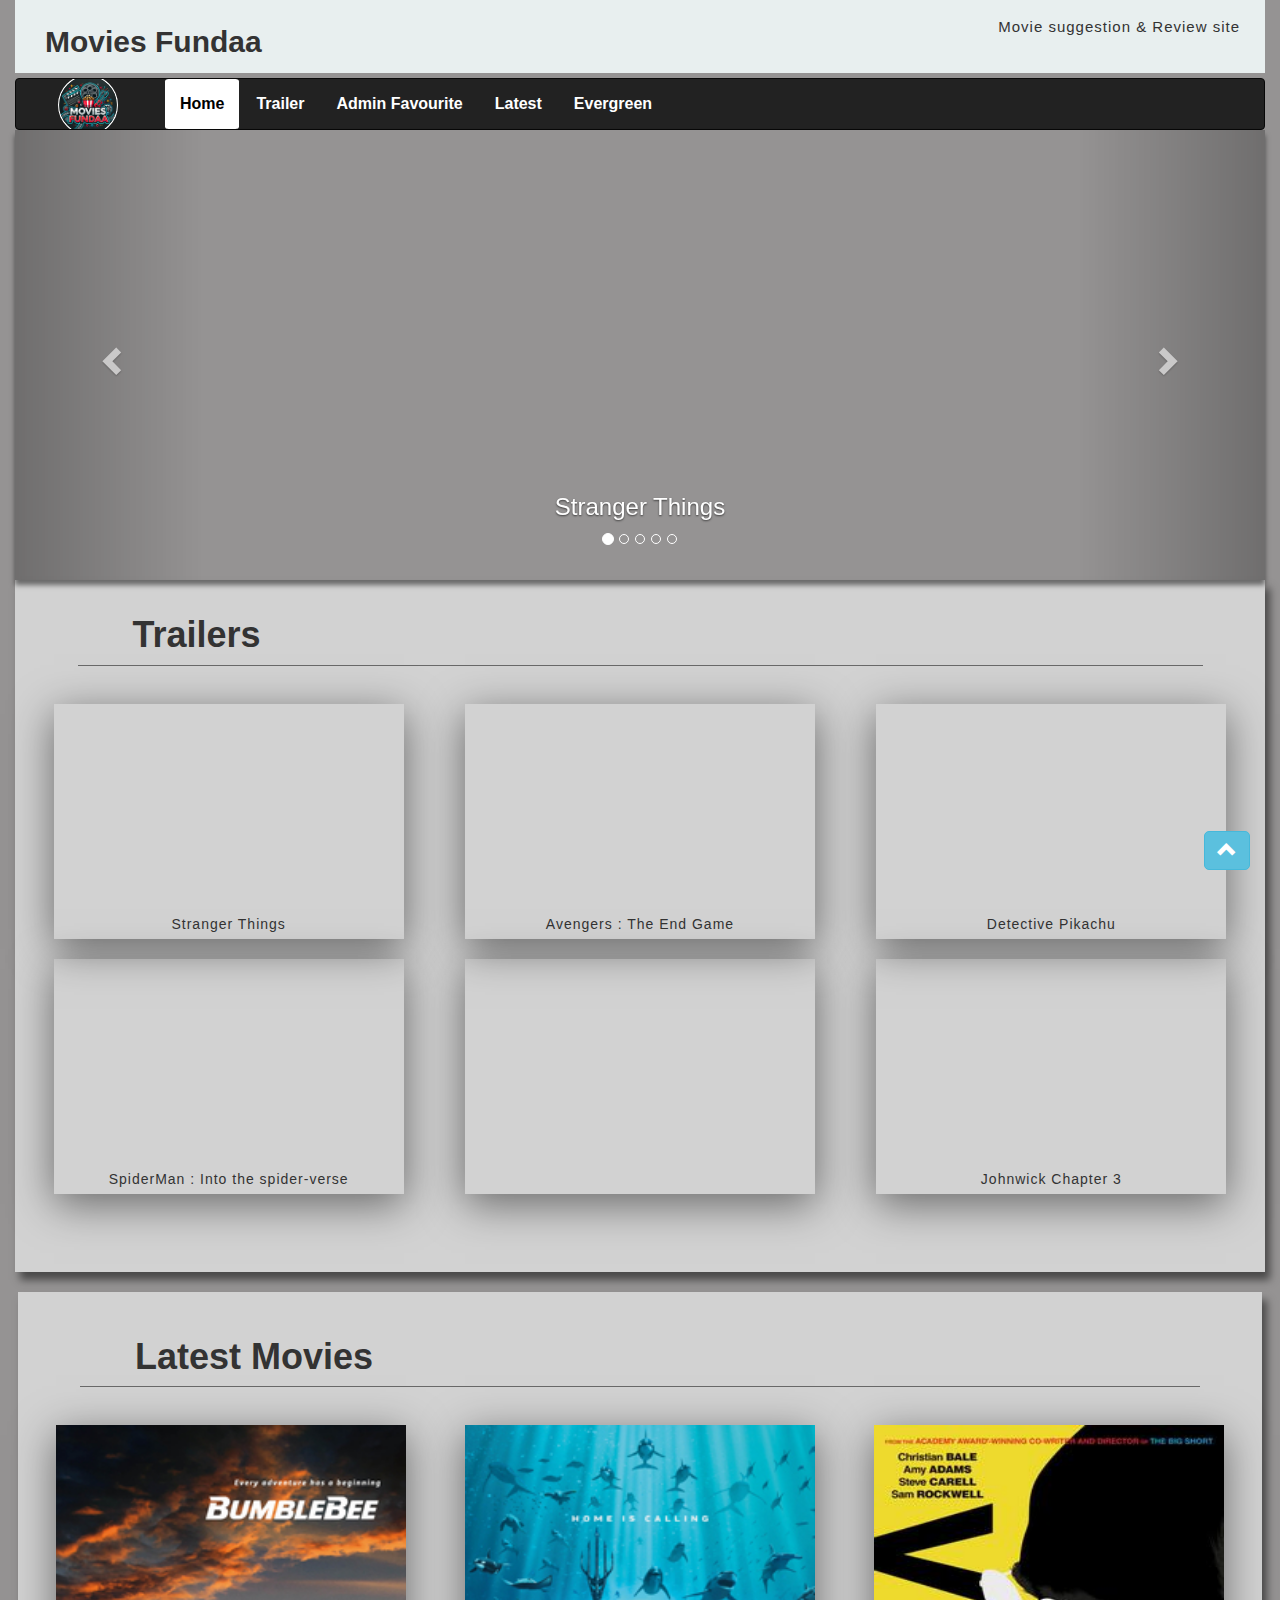
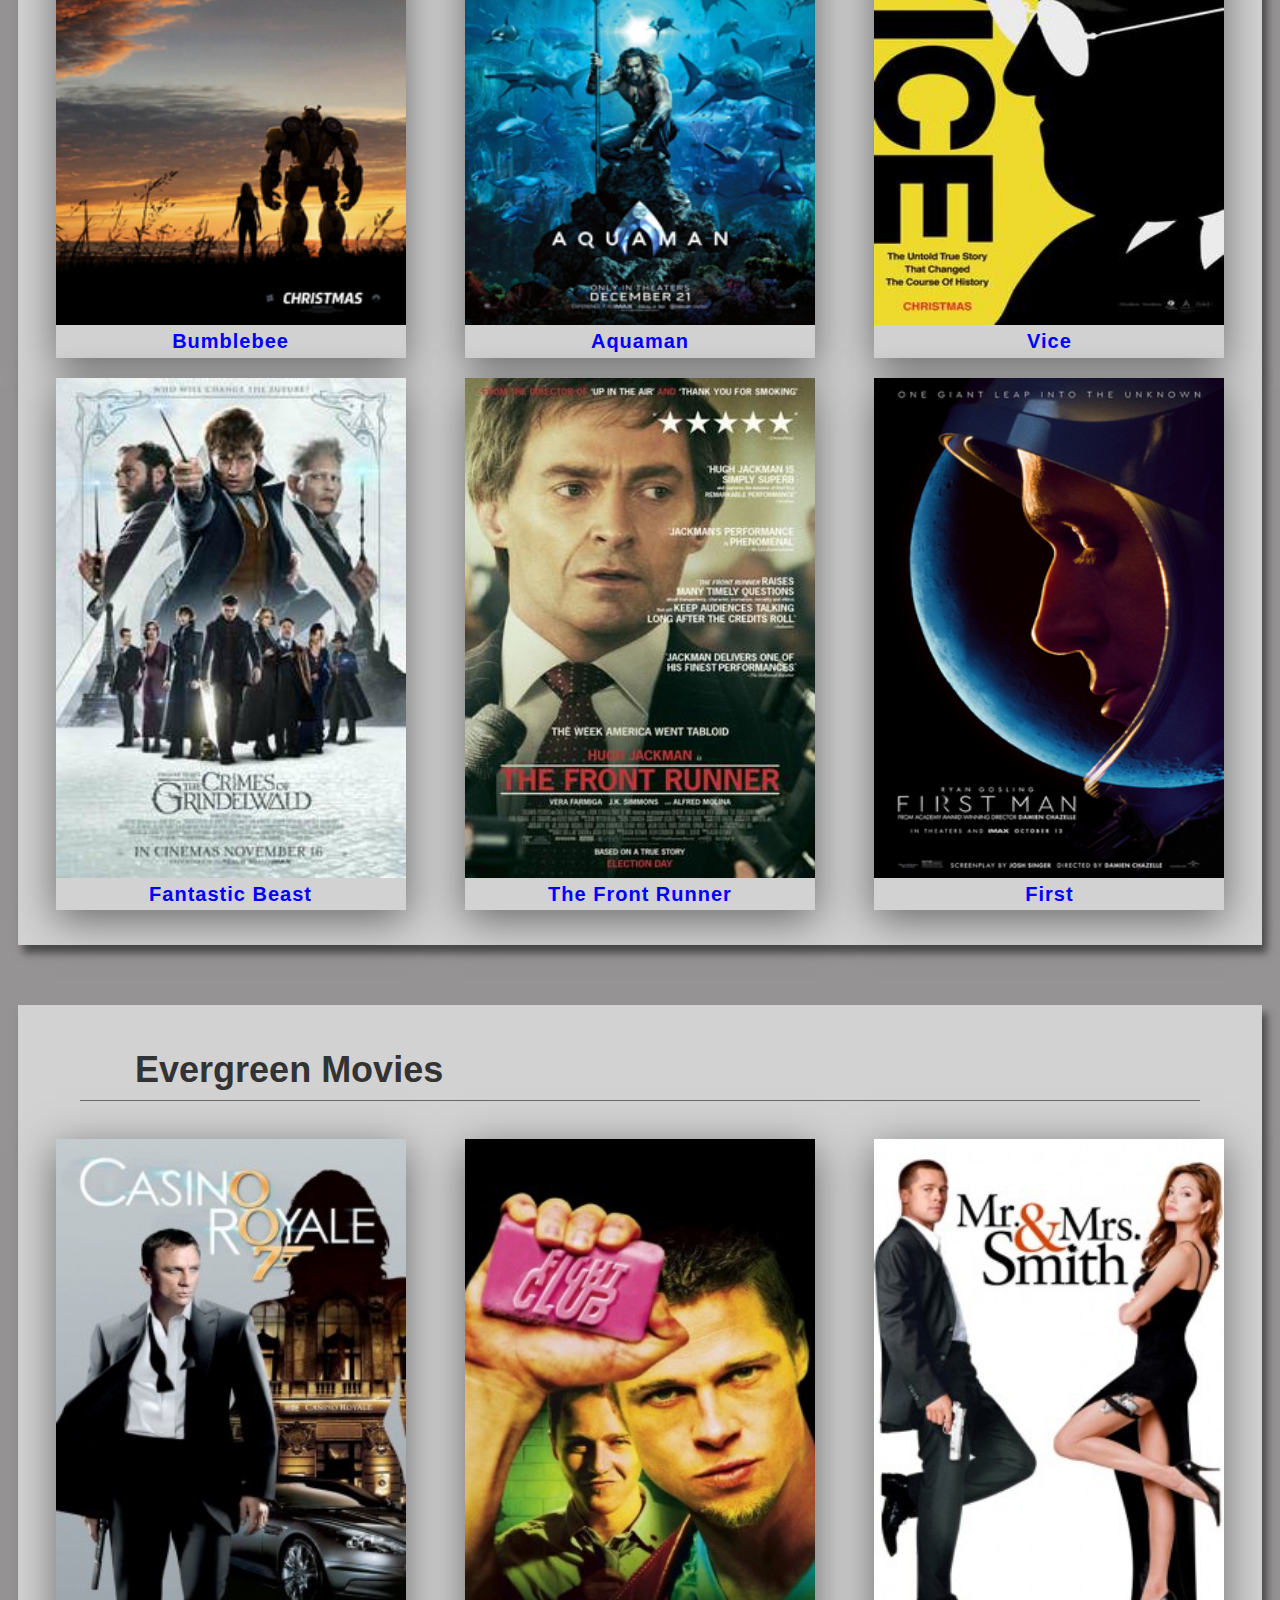
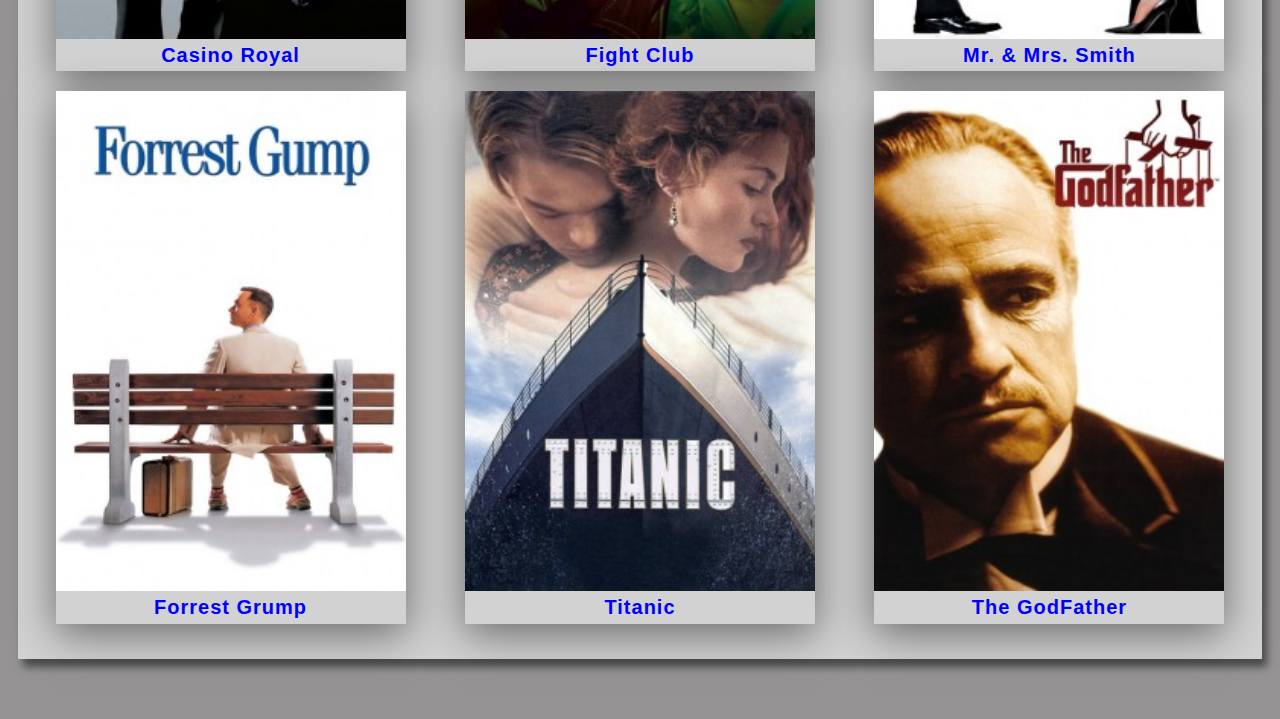
<file: index.html>
<!DOCTYPE html>
<html>
<head>
	<title>MoviesFundaa</title>
	<meta name="viewport" content = "width = 	device-width" initial-scale = 1>
	<script async src="https://pagead2.googlesyndication.com/pagead/js/adsbygoogle.js?client=ca-pub-1857348509770167"
     crossorigin="anonymous"></script>
  	<link rel="stylesheet" href="css/bootstrap.min.css" >
  	<script src = "library/jquery-3.3.1.min.js"></script>
  	<!--<script src ="js/bootstrap.js"></script>		-->

  	<link rel="stylesheet" href="https://maxcdn.bootstrapcdn.com/bootstrap/3.4.0/css/bootstrap.min.css">
  	<script src="https://ajax.googleapis.com/ajax/libs/jquery/3.3.1/jquery.min.js"></script>
  	<script src="https://maxcdn.bootstrapcdn.com/bootstrap/3.4.0/js/bootstrap.min.js"></script>

  	<script src = "js/jquery_myScript.js"></script>
  	<link  rel = "stylesheet" type = "text/css" href = "css/style.css">
</head>
<body>
	<a name = "top_header"></a>
<div class = "container-fluid">
	<div class = "top_header">
		<h2>Movies Fundaa</h2>
		<h5>Movie suggestion & Review site</h5>
	</div>


	<!-- navigation start -->
	<nav class = "navbar navbar-inverse" data-spy = "affix" data-offset-top = "100">
		<div class = "container-fluid">
			<div class = "navbar-header">
				<ul class = "nav navbar-nav">
					<li><a href = "#" class = "navbar-brand"><img src = "res/icon/logo.png"></a></li>
				</ul>
				<button type = "button" class = "navbar-toggle" data-toggle = "collapse" data-target = "#myNavbar">
					<span class = 	"icon-bar"></span>
					<span class = "icon-bar"></span>
					<span class = "icon-bar"></span>
				</button>
			</div>

			<div class = "collapse navbar-collapse" id = "myNavbar">
				<ul class = "nav navbar-nav">
					<li class = "active"><a href = "#">Home</a></li>
					<li><a href = "html/trailer.html">Trailer</a></li>
					<li><a href = "html/celebrity.html">Admin Favourite</a></li>
					<li><a href = "html/latest_movies.html">Latest</a></li>
					<li><a href = "html/evergreen_movies.html">Evergreen</a></li>
				</ul>
				
			</div>
		</div>
	</nav>

	<!-- navigation part end -->
	<!-- Carousel Start -->
	<div id = "myCarousel" class = "carousel slide" data-ride = "carousel" data-interval = "2000">
		<ol class = "carousel-indicators">
			<li data-target = "#myCarousel" data-slide-to = "0" class = "active"></li>
			<li data-target = "#myCarousel" data-slide-to = "1"></li>
			<li data-target = "#myCarousel" data-slide-to = "2"></li>
			<li data-target = "#myCarousel" data-slide-to = "3"></li>
			<li data-target = "#myCarousel" data-slide-to = "4"></li>
		</ol>
		<div class = "carousel-inner">	
			<div class = "item active">
					<iframe src="https://youtube.com/embed/sBEvEcpnG7k?si=i8JxnaCMtNm4E3Hv" class = "" alt = "The wall" allowfullscreen controls = "" frameborder = ""></iframe>
					<div class = "carousel-caption">
						<h3>Stranger Things</h3>
					</div>
			</div>
			<div class = "item">
					<iframe src="https://www.youtube.com/embed/TcMBFSGVi1c" class = ""frameborder = "0"></iframe>
					<div class = "carousel-caption">
						<h3>Avengers : The End Game</h3>
					</div>
			</div>
			<div class = "item">	
					<iframe src="https://www.youtube.com/embed/1roy4o4tqQM" class = ""frameborder = ""></iframe>
					<div class = "carousel-caption">
						<h3>Detective Pikachu</h3>
					</div>
			</div>
			<div class = "item">	
					<iframe src="https://www.youtube.com/embed/g4Hbz2jLxvQ" class = ""frameborder = ""></iframe>
					<div class = "carousel-caption">
						<h3>Spiderman : Into the spider-verse</h3>
					</div>
			</div>
			<div class = "item">	
					<iframe src="https://www.youtube.com/embed/M7XM597XO94" class = ""frameborder = ""></iframe>
					<div class = "carousel-caption">
						<h3>Johnwick Chapter 3</h3>
					</div>
			</div>
		</div>

		<a class = "left carousel-control" href = "#myCarousel" data-slide = "prev">
			<span class = "glyphicon glyphicon-chevron-left"></span>
		</a>
		<a class = "right carousel-control" href = "#myCarousel" data-slide = "next">
			<span class = "glyphicon glyphicon-chevron-right"></span>
		</a>
	</div>
	<!-- Carousel ends -->
	<!-- trailer start -->

	<div class = "main_body container-fluid">
		<div class = "trailer_container row">
			<div class = "trailer_header">
				<h1>Trailers</h1>
			</div>
			<div class = "trailer_content">
				<div class = "trailer">
					<iframe src="https://youtube.com/embed/sBEvEcpnG7k?si=i8JxnaCMtNm4E3Hv" alt = "The wall" allowfullscreen controls = "" frameborder = ""></iframe>
					<div class = "caption">
						Stranger Things
					</div>
				</div>
				<div class = "trailer">
					<iframe src="https://www.youtube.com/embed/TcMBFSGVi1c" frameborder = "0" allowfullscreen controls = "" ></iframe>
					<div class = "caption">
						Avengers : The End Game
					</div>
				</div>
				<div class = "trailer">
					<iframe src="https://www.youtube.com/embed/1roy4o4tqQM" frameborder = "0" allowfullscreen controls = "" ></iframe>
					<div class = "caption">
						Detective Pikachu
					</div>
				</div>
				<div class = "trailer">
					<iframe src="https://www.youtube.com/embed/q5v7Ch4bxzc" alt = "The wall" allowfullscreen controls = "" frameborder = ""></iframe>
					<div class = "caption">
						SpiderMan  : Into the spider-verse
					</div>
				</div>
				<div class = "trailer">
					<iframe src="https://www.youtube.com/embed/g4Hbz2jLxvQ" frameborder = "0" allowfullscreen controls = "" ></iframe>
					<div class = "caption">
						
					</div>
				</div>
				<div class = "trailer">
					<iframe src="https://www.youtube.com/embed/M7XM597XO94" frameborder = "0" allowfullscreen controls = "" ></iframe>
					<div class = "caption">
						Johnwick Chapter 3
					</div>
				</div>
			</div>
		</div>
		<!-- trailer ends -->
		<!-- latest_movies start -->
		<div class = "latest_movies_container">
			<div class="latest_movies_header">
				<h1>Latest Movies</h1>
			</div>
			<div class="latest_movies_content">
				<div class="latest_movies">
					<div>
						<a href = "html/latest/bum.html" target = "_blank">
							<img class = "photo" src = "res/img/bum.jpg">
							<div class = "caption">
								Bumblebee
							</div>
						</a>
					</div>
				</div>
				<div class="latest_movies">
					<div>
						<a href = "html/latest/aqua.html" target = "_blank">
							<img class = "photo" src = "res/img/aqua.jpg">
							<div class = "caption">
								Aquaman
							</div>
						</a>
					</div>
				</div>
				<div class="latest_movies">
					<div>
						<a href = "html/latest/aqua.html" target = "_blank">
							<img class = "photo" src = "res/img/vice.jpg">						
							<div class = "caption">
								Vice
							</div>
						</a>
					</div>
				</div>
				<div class="latest_movies">
					<div>
						<a href = "html/latest/fantastic.html" target = "_blank">
							<img class = "photo" src = "res/img/fantastic.png">
							<div class = "caption">
								Fantastic Beast
							</div>
						</a>
					</div>
				</div>
				<div class="latest_movies">
					<div>
						<a href = "html/latest/front.html" target = "_blank">
							<img class = "photo" src = "res/img/front.jpg">
							<div class = "caption">
								The Front Runner
							</div>
						</a>
					</div>
				</div>
				<div class="latest_movies">
					<div>
						<a href = "html/latest/first.html" target = "_blank">
							<img class = "photo" src = "res/img/first.png">
							<div class = "caption">
								First
							</div>
						</a>
					</div>
				</div>

			</div>
		</div>
		<!-- latest_movies end -->

		<!-- evergreen_movies start -->
		<div class = "eg_movies_container">
			<div class="eg_movies_header">
				<h1>Evergreen Movies</h1>
			</div>
			<div class="eg_movies_content">
				<div class="eg_movies">
					<div>
						<a href = "html/latest/casino.html" target = "_blank">
							<img class = "photo" src = "res/img/casino.jpg">
							<div class = "caption">
								Casino Royal
							</div>
						</a>
					</div>
				</div>
				<div class="eg_movies">
					<div>
						<a href = "html/latest/club.html" target = "_blank">
							<img class = "photo" src = "res/img/club.jpg" alt = "Fight Club">
							<div class = "caption">
								Fight Club
							</div>
						</a>
					</div>
				</div>
				<div class="eg_movies">
					<div>
						<a href = "html/latest/smith.html" target = "_blank">
							<img class = "photo" src = "res/img/smith.jpg" alt = "Mr. & Mrs. Smith">
							<div class = "caption">
								Mr. & Mrs. Smith
							</div>
						</a>
					</div>
				</div>
				<div class="eg_movies">
					<div>
						<a href = "html/latest/forrest.html" target = "_blank">
							<img class = "photo" src = "res/img/forrest.jpg" alt = "Forrest Grump">
							<div class = "caption">
								Forrest Grump
							</div>
						</a>
					</div>
				</div>
				<div class="eg_movies">
					<div>
						<a href = "html/latest/titanic.html" target = "_blank">
							<img class = "photo" src = "res/img/titanic.jpg" alt = "Titanic">
							<div class = "caption">
								Titanic
							</div>
						</a>
					</div>
				</div>
				<div class="eg_movies">
					<div>
						<a href = "html/latest/godfather.html" target = "_blank">
							<img class = "photo" src = "res/img/godfather.jpg" alt = "The GodFather">
							<div class = "caption">
								The GodFather
							</div>
						</a>
					</div>
				</div>

			</div>
		</div>
		<!-- evergreen_movies end -->
		<a id = "go_to_top" class = "btn btn-info" href = "#top_header"><span class = "glyphicon glyphicon-chevron-up"></span></a>



	</div>
</div>

</body>
</html>
</file>
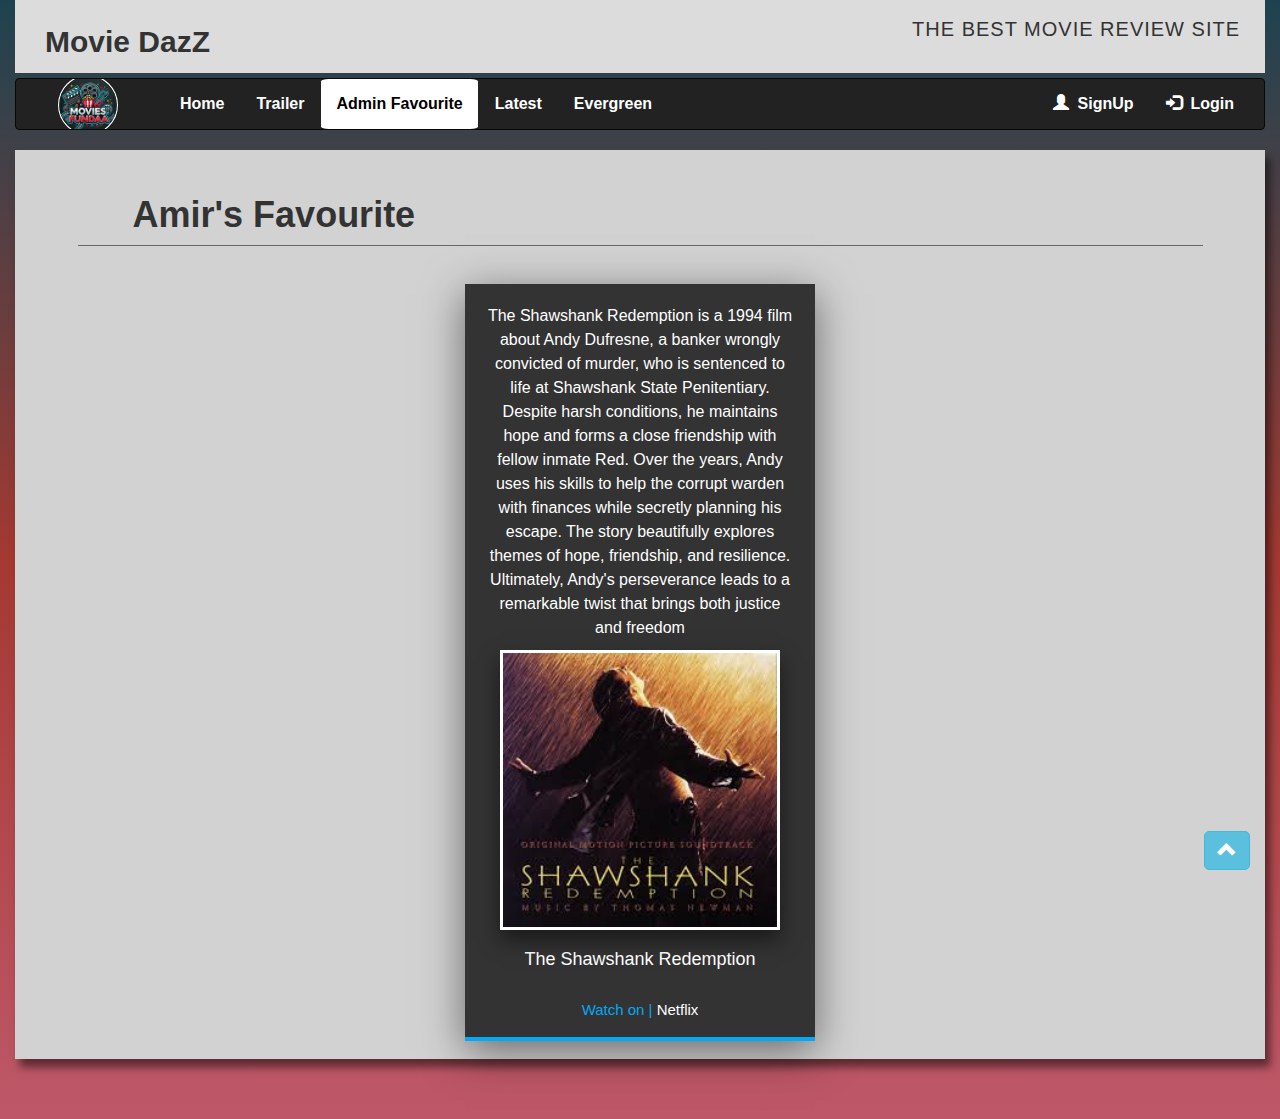
<file: html/celebrity.html>
<!DOCTYPE html>
<html>
<head>
	<title>MovieDazZ - Celebrity</title>
	<meta name="viewport" content = "width = 	device-width" initial-scale = 1>
	<script async src="https://pagead2.googlesyndication.com/pagead/js/adsbygoogle.js?client=ca-pub-1857348509770167"
     crossorigin="anonymous"></script>
  	<link rel="stylesheet" href="../css/bootstrap.min.css" >
  	<script src = "../library/jquery-3.3.1.min.js"></script>
  	<!--<script src ="js/bootstrap.js"></script>		-->

  	<link rel="stylesheet" href="https://maxcdn.bootstrapcdn.com/bootstrap/3.4.0/css/bootstrap.min.css">
  	<script src="https://ajax.googleapis.com/ajax/libs/jquery/3.3.1/jquery.min.js"></script>
  	<script src="https://maxcdn.bootstrapcdn.com/bootstrap/3.4.0/js/bootstrap.min.js"></script>

  	<link  rel = "stylesheet" type = "text/css" href = "../css/celebrity.css">
</head>
<body>
	<a name = "top_header"></a>
<div class = "container-fluid">
	<div class = "top_header">
		<h2>Movie DazZ</h2>
		<h5>The Best movie review site</h5>
	</div>


	<!-- navigation start -->
	<nav class = "navbar navbar-inverse" data-spy = "affix" data-offset-top = "80">
		<div class = "container-fluid">
			<div class = "navbar-header">
				<ul class = "nav navbar-nav">
					<li><a href = "../index.html" class = "navbar-brand"><img src = "../res/icon/logo.png"></a></li>
				</ul>
				<button type = "button" class = "navbar-toggle" data-toggle = "collapse" data-target = "#myNavbar">
					<span class = 	"icon-bar"></span>
					<span class = "icon-bar"></span>
					<span class = "icon-bar"></span>
				</button>
			</div>

			<div class = "collapse navbar-collapse" id = "myNavbar">
				<ul class = "nav navbar-nav">
					<li><a href = "../index.html">Home</a></li>
					<li><a href = "trailer.html">Trailer</a></li>
					<li class = "active"><a href = "#">Admin Favourite</a></li>
					<li><a href = "latest_movies.html">Latest</a></li>
					<li><a href = "evergreen_movies.html">Evergreen</a></li>
				</ul>
				<ul class = "nav navbar-nav navbar-right">
					<li><a href = "signUp.html"><spna class = "glyphicon glyphicon-user"></spna>&nbsp SignUp</a></li>
					<li><a href = "signIn.html"><span class = "glyphicon glyphicon-log-in"></span>  &nbspLogin</a></li>
				</ul>
			</div>
		</div>
	</nav>

	<!-- navigation part end -->
	<!-- celebrities start -->
		<div class = "celeb_container">
			<div class="celeb_header">
				<h1>Amir's Favourite</h1>
			</div>
			<div class = "celeb_content">
				<div class="card">
					<div class="layer"></div>
					<div class="content">
						<p>The Shawshank Redemption is a 1994 film about Andy Dufresne, a banker
							 wrongly convicted of murder, who is sentenced to life at Shawshank State Penitentiary. 
							 Despite harsh conditions, he maintains hope and forms a close friendship with fellow inmate Red. 
							 Over the years, Andy uses his skills to help the corrupt warden with finances while secretly
							  planning his escape. The story beautifully explores themes of hope, friendship, and resilience. Ultimately, 
							Andy's perseverance leads to a remarkable twist that brings both justice and freedom</p>
						<div class="image">
							<img src="shaw.jpeg">
						</div>
						<div class="details">
							<h2>The Shawshank Redemption
							</h2><br><span>Watch on | <a href="https://www.netflix.com/watch/70005379?source=35">Netflix</a></span>
						</div>
					</div>
				</div>
			</div>
		<!--  celebrity ends>-->
		<a id = "go_to_top" class = "btn btn-info" href = "#top_header"><span class = "glyphicon glyphicon-chevron-up"></span></a>
</file>
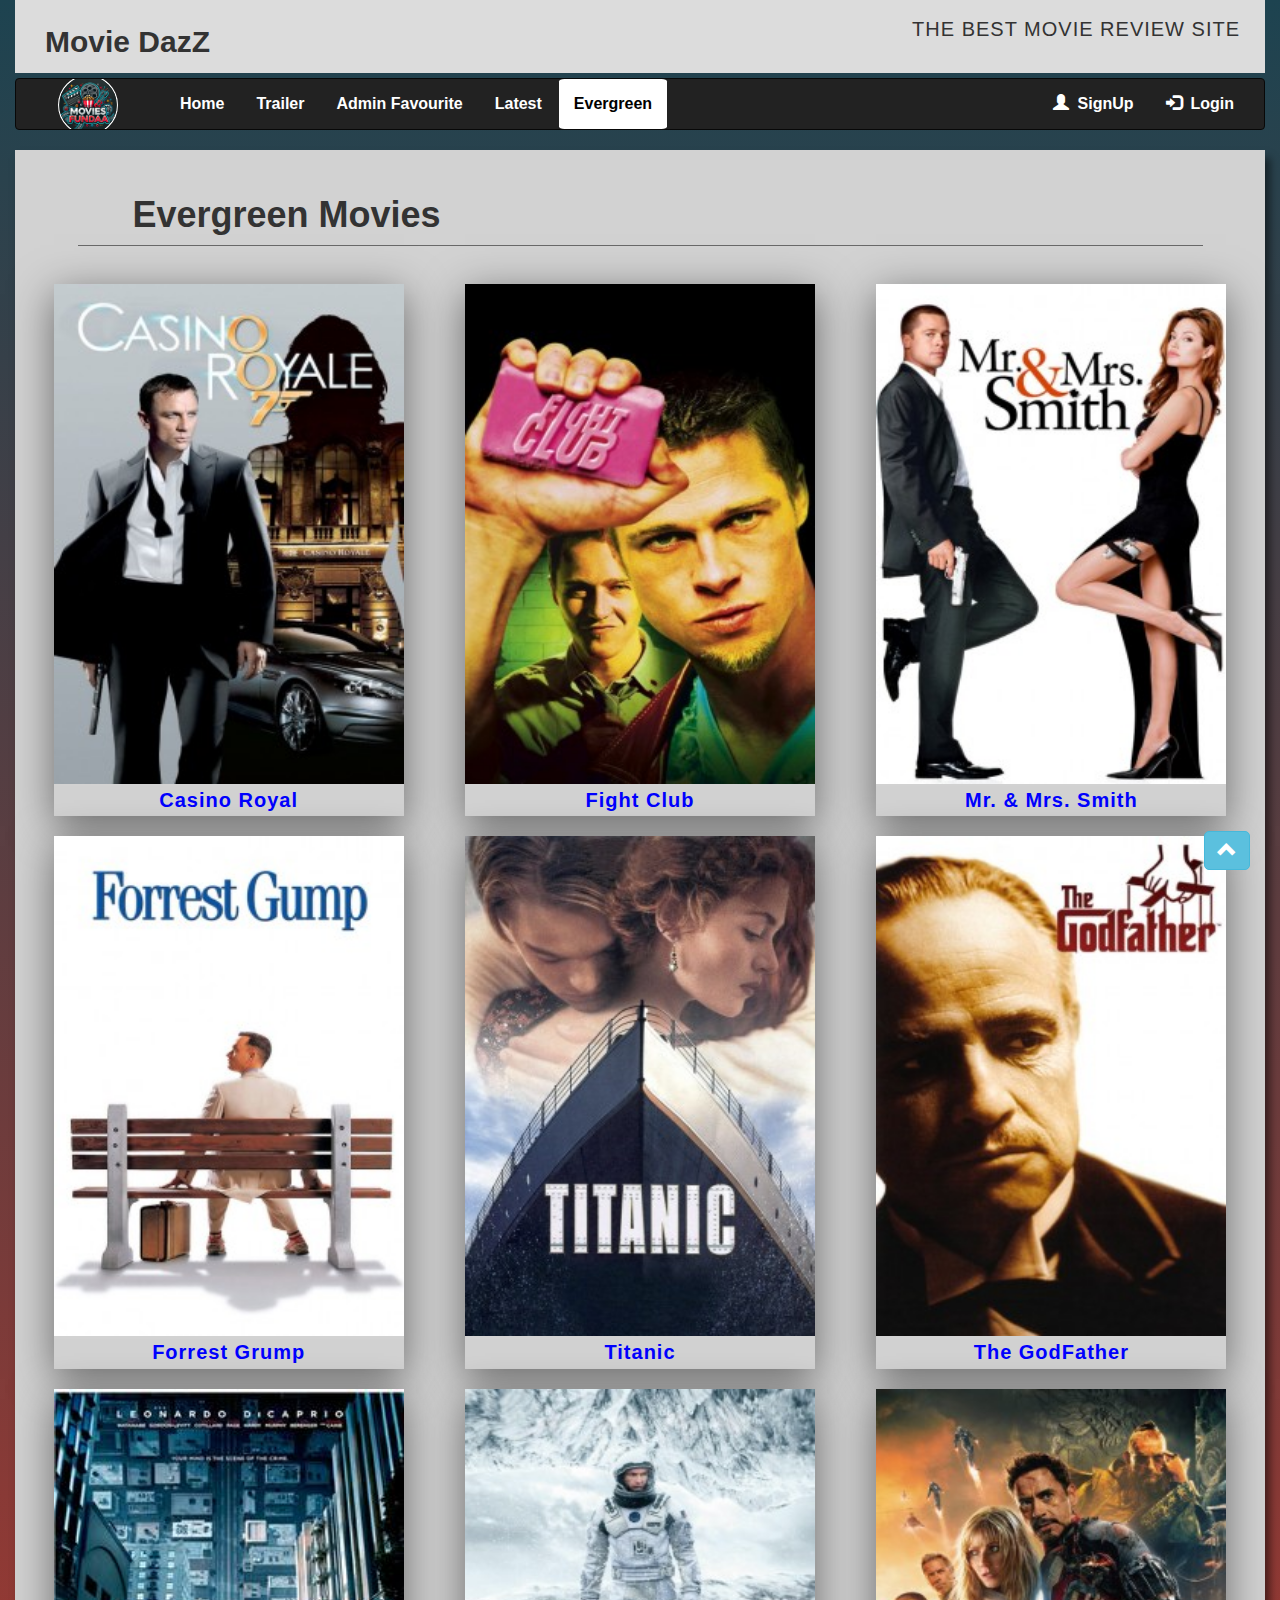
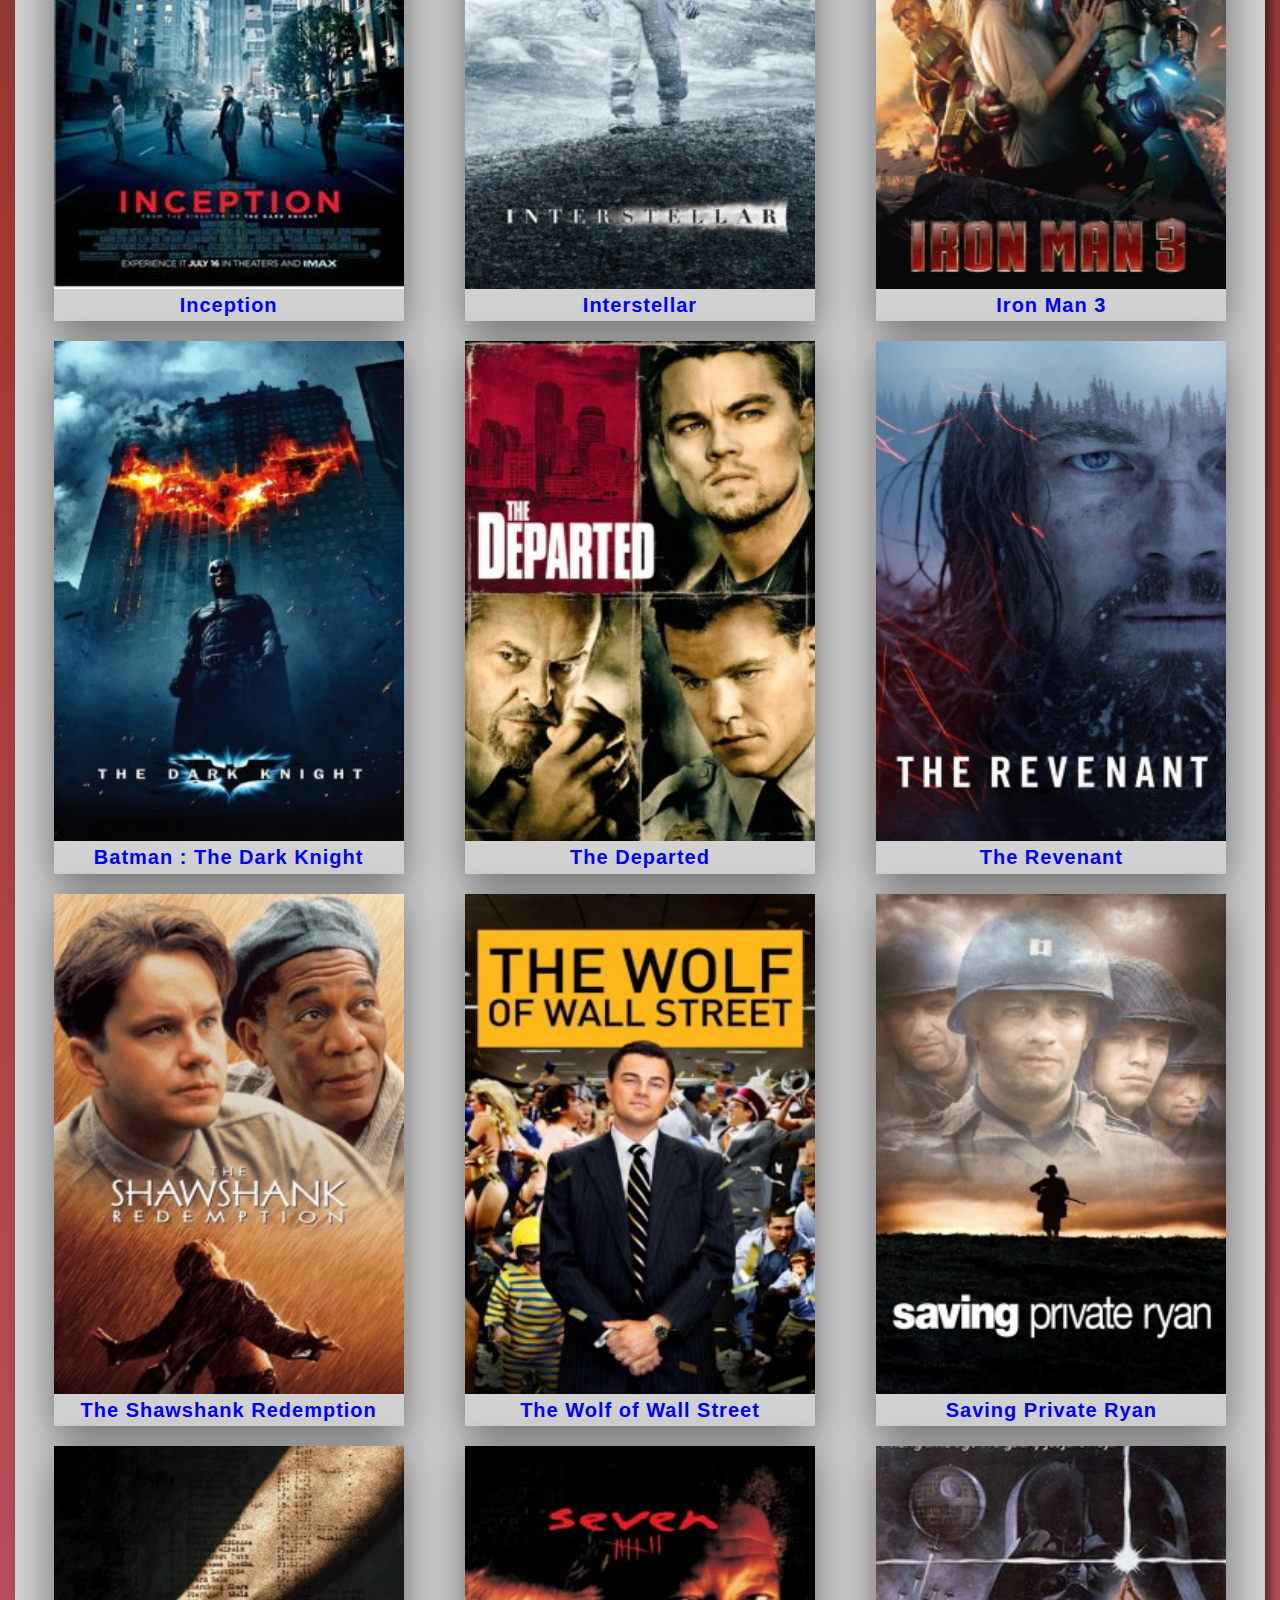
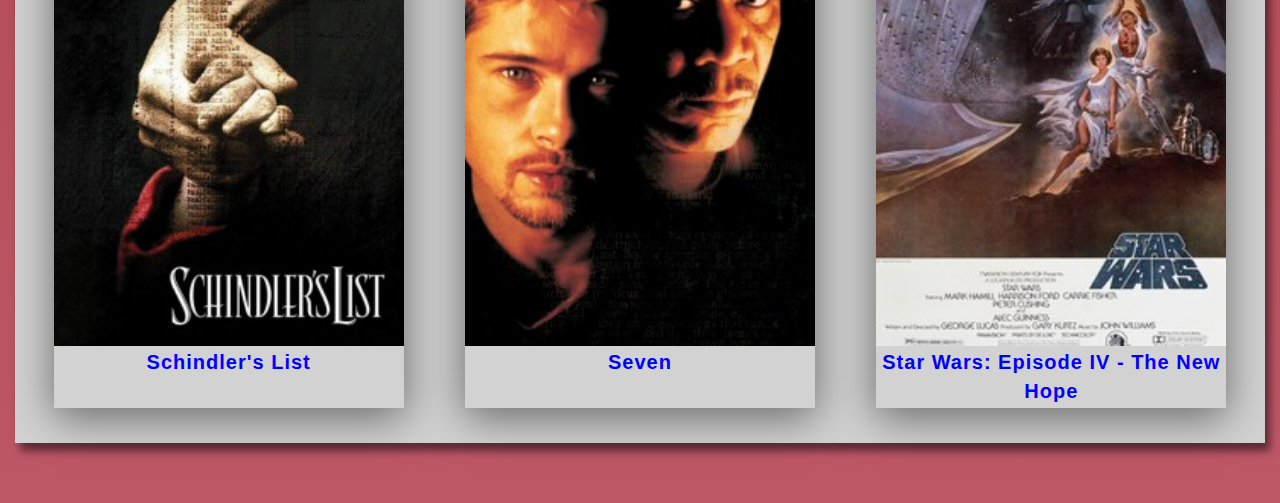
<file: html/evergreen_movies.html>
<!DOCTYPE html>
<html>
<head>
	<title>MovieDazZ</title>
	<meta name="viewport" content = "width = 	device-width" initial-scale = 1>
	<script async src="https://pagead2.googlesyndication.com/pagead/js/adsbygoogle.js?client=ca-pub-1857348509770167"
     crossorigin="anonymous"></script>
  	<link rel="stylesheet" href="../css/bootstrap.min.css" >
  	<script src = "../library/jquery-3.3.1.min.js"></script>
  	<!--<script src ="js/bootstrap.js"></script>		-->

  	<link rel="stylesheet" href="https://maxcdn.bootstrapcdn.com/bootstrap/3.4.0/css/bootstrap.min.css">
  	<script src="https://ajax.googleapis.com/ajax/libs/jquery/3.3.1/jquery.min.js"></script>
  	<script src="https://maxcdn.bootstrapcdn.com/bootstrap/3.4.0/js/bootstrap.min.js"></script>

  	<link  rel = "stylesheet" type = "text/css" href = "../css/evergreen_movies.css">
</head>
<body>
	<a name = "top_header"></a>
<div class = "container-fluid">
	<div class = "top_header">
		<h2>Movie DazZ</h2>
		<h5>The Best movie review site</h5>
	</div>


	<!-- navigation start -->
	<nav class = "navbar navbar-inverse" data-spy = "affix" data-offset-top = "80">
		<div class = "container-fluid">
			<div class = "navbar-header">
				<ul class = "nav navbar-nav">
					<li><a href = "../index.html" class = "navbar-brand"><img src = "../res/icon/logo.png"></a></li>
				</ul>
				<button type = "button" class = "navbar-toggle" data-toggle = "collapse" data-target = "#myNavbar">
					<span class = 	"icon-bar"></span>
					<span class = "icon-bar"></span>
					<span class = "icon-bar"></span>
				</button>
			</div>

			<div class = "collapse navbar-collapse" id = "myNavbar">
				<ul class = "nav navbar-nav">
					<li><a href = "../index.html">Home</a></li>
					<li><a href = "triler.html">Trailer</a></li>
					<li><a href = "celebrity.html">Admin Favourite</a></li>
					<li><a href = "latest_movies.html">Latest</a></li>
					<li class = "active"><a href = "evergreen_movies.html">Evergreen</a></li>
				</ul>
				<ul class = "nav navbar-nav navbar-right">
					<li><a href = "signUp.html"><spna class = "glyphicon glyphicon-user"></spna>&nbsp SignUp</a></li>
					<li><a href = "signIn.html"><span class = "glyphicon glyphicon-log-in"></span>  &nbspLogin</a></li>
				</ul>
			</div>
		</div>
	</nav>

	<!-- navigation part end -->
	<!-- evergreen_movies start -->
		<div class = "eg_movies_container">
			<div class="eg_movies_header">
				<h1>Evergreen Movies</h1>
			</div>
			<div class="eg_movies_content">
				<div class="eg_movies">
					<div>
						<a href = "evergreen/casino.html" target = "_blank">
							<img class = "photo" src = "../res/img/casino.jpg">
							<div class = "caption">
								Casino Royal
							</div>
						</a>
					</div>
				</div>
				<div class="eg_movies">
					<div>
						<a href = "evergreen/club.html" target = "_blank">
							<img class = "photo" src = "../res/img/club.jpg" alt = "Fight Club">
							<div class = "caption">
								Fight Club
							</div>
						</a>
					</div>
				</div>
				<div class="eg_movies">
					<div>
						<a href = "evergreen/smith.html" target = "_blank">
							<img class = "photo" src = "../res/img/smith.jpg" alt = "Mr. & Mrs. Smith">
							<div class = "caption">
								Mr. & Mrs. Smith
							</div>
						</a>
					</div>
				</div>
				<div class="eg_movies">
					<div>
						<a href = "evergreen/forrest.html" target = "_blank">
							<img class = "photo" src = "../res/img/forrest.jpg" alt = "Forrest Grump">
							<div class = "caption">
								Forrest Grump
							</div>
						</a>
					</div>
				</div>
				<div class="eg_movies">
					<div>
						<a href = "evergreen/titanic.html" target = "_blank">
							<img class = "photo" src = "../res/img/titanic.jpg" alt = "Titanic">
							<div class = "caption">
								Titanic
							</div>
						</a>
					</div>
				</div>
				<div class="eg_movies">
					<div>
						<a href = "evergreen/godfather.html" target = "_blank">
							<img class = "photo" src = "../res/img/godfather.jpg" alt = "The GodFather">
							<div class = "caption">
								The GodFather
							</div>
						</a>
					</div>
				</div>
				<div class="eg_movies">
					<div>
						<a href = "evergreen/inception.html" target = "_blank">
							<img class = "photo" src = "../res/img/inception.jpg" alt = "Inception">
							<div class = "caption">
								Inception
							</div>
						</a>
					</div>
				</div>
				<div class="eg_movies">
					<div>
						<a href = "evergreen/interstellar.html" target = "_blank">
							<img class = "photo" src = "../res/img/interstellar.jpg" alt = "Interstellar">
							<div class = "caption">
								Interstellar
							</div>
						</a>
					</div>
				</div>
				<div class="eg_movies">
					<div>
						<a href = "evergreen/iron3.html" target = "_blank">
							<img class = "photo" src = "../res/img/iron3.jpg" alt = "Iron Man 3">
							<div class = "caption">
								Iron Man 3
							</div>
						</a>
					</div>
				</div>
				<div class="eg_movies">
					<div>
						<a href = "evergreen/batman2.html" target = "_blank">
							<img class = "photo" src = "../res/img/batman2.jpg" alt = "Batman : The Dark Knight">
							<div class = "caption">
								Batman : The Dark Knight
							</div>
						</a>
					</div>
				</div>
				<div class="eg_movies">
					<div>
						<a href = "evergreen/departed.html" target = "_blank">
							<img class = "photo" src = "../res/img/departed.jpg" alt = "The Departed">
							<div class = "caption">
								The Departed
							</div>
						</a>
					</div>
				</div>
				<div class="eg_movies">
					<div>
						<a href = "evergreen/revenant.html" target = "_blank">
							<img class = "photo" src = "../res/img/revenant.jpg" alt = "The Revenant">
							<div class = "caption">
								The Revenant
							</div>
						</a>
					</div>
				</div>
				<div class="eg_movies">
					<div>
						<a href = "evergreen/shawshank.html" target = "_blank">
							<img class = "photo" src = "../res/img/shawshank.jpg" alt = "Shawshank">
							<div class = "caption">
								The Shawshank Redemption
							</div>
						</a>
					</div>
				</div>
				<div class="eg_movies">
					<div>
						<a href = "evergreen/wolf.html" target = "_blank">
							<img class = "photo" src = "../res/img/wolf.jpg" alt = "The Wolf of Wall Street">
							<div class = "caption">
								The Wolf of Wall Street
							</div>
						</a>
					</div>
				</div>
				<div class="eg_movies">
					<div>
						<a href = "evergreen/ryan.html" target = "_blank">
							<img class = "photo" src = "../res/img/ryan.jpg" alt = " Saving Private Ryan">
							<div class = "caption">
								 Saving Private Ryan
							</div>
						</a>
					</div>
				</div>
				<div class="eg_movies">
					<div>
						<a href = "evergreen/schindler.html" target = "_blank">
							<img class = "photo" src = "../res/img/schindler.jpg" alt = "Schindler's List">
							<div class = "caption">
								Schindler's List
							</div>
						</a>
					</div>
				</div>
				<div class="eg_movies">
					<div>
						<a href = "evergreen/seven.html" target = "_blank">
							<img class = "photo" src = "../res/img/seven.jpg" alt = "Seven">
							<div class = "caption">
								Seven
							</div>
						</a>
					</div>
				</div>
				<div class="eg_movies">
					<div>
						<a href = "evergreen/starwar.html" target = "_blank">
							<img class = "photo" src = "../res/img/starwar.jpg" alt = "Star Wars: Episode IV - The New Hope">
							<div class = "caption">
								Star Wars: Episode IV - The New Hope
							</div>
						</a>
					</div>
				</div>

			</div>
		</div>
		<!-- evergreen_movies end -->
		<a id = "go_to_top" class = "btn btn-info" href = "#top_header"><span class = "glyphicon glyphicon-chevron-up"></span></a>
	</div>
</body>
</file>
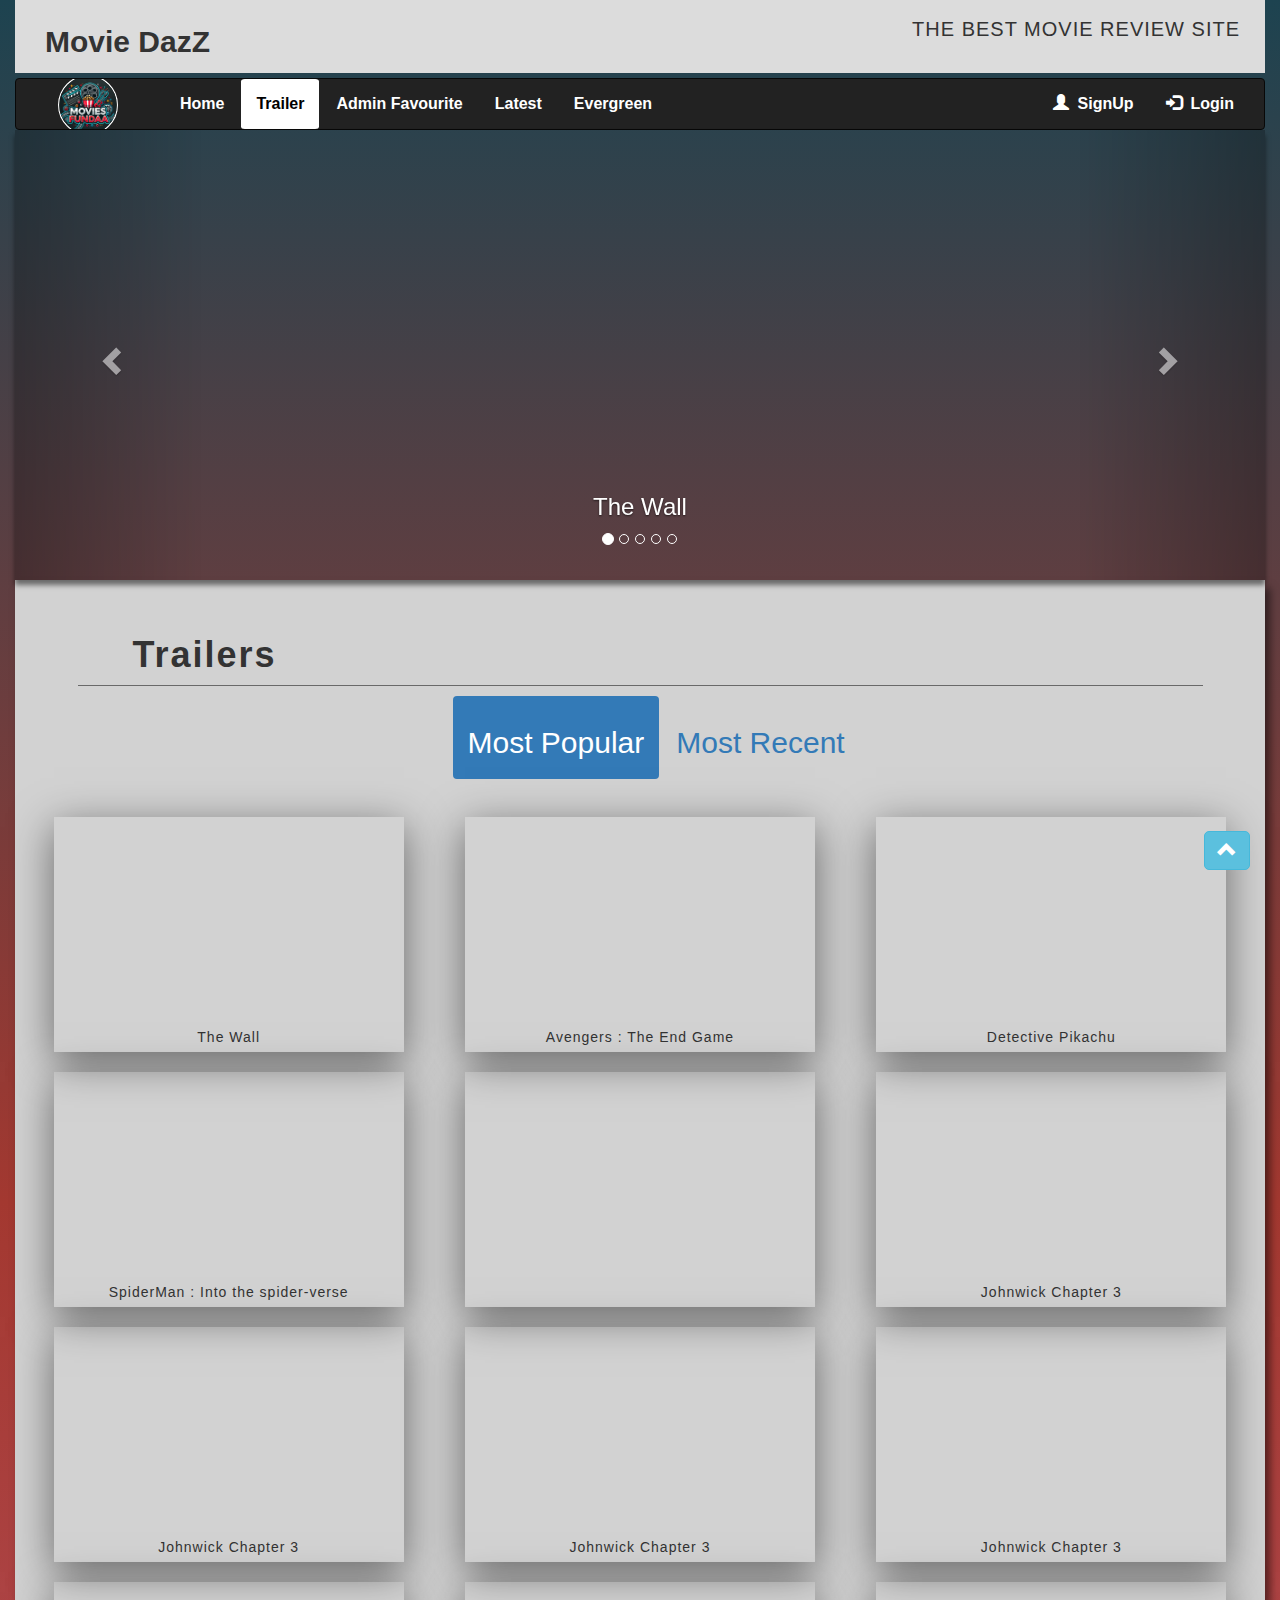
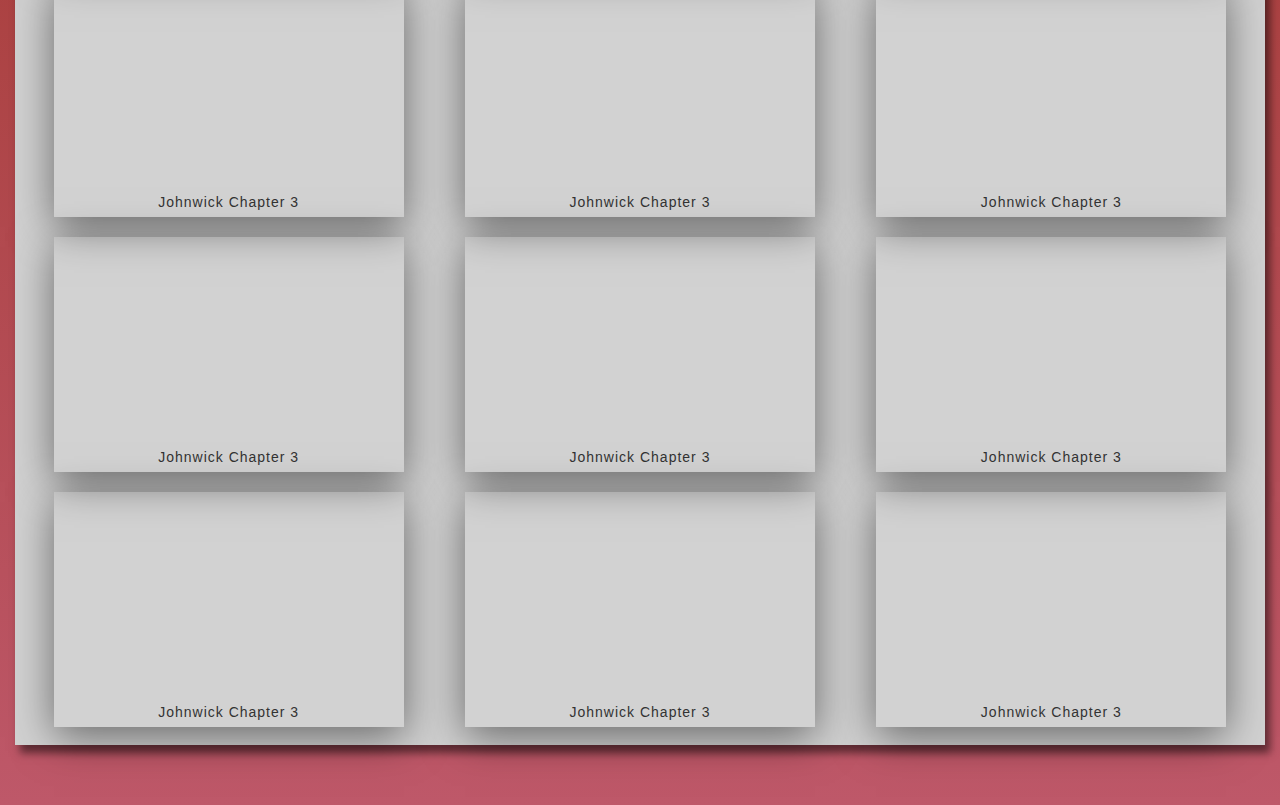
<file: html/trailer.html>
<!DOCTYPE html>
<html>
<head>
	<title>MovieDazZ</title>
	<meta name="viewport" content = "width = 	device-width" initial-scale = 1>
	
  	<link rel="stylesheet" href="../css/bootstrap.min.css" >
  	<script src = "../library/jquery-3.3.1.min.js"></script>
  	<!--<script src ="js/bootstrap.js"></script>		-->
	  <script async src="https://pagead2.googlesyndication.com/pagead/js/adsbygoogle.js?client=ca-pub-1857348509770167"
	  crossorigin="anonymous"></script>
  	<link rel="stylesheet" href="https://maxcdn.bootstrapcdn.com/bootstrap/3.4.0/css/bootstrap.min.css">
  	<script src="https://ajax.googleapis.com/ajax/libs/jquery/3.3.1/jquery.min.js"></script>
  	<script src="https://maxcdn.bootstrapcdn.com/bootstrap/3.4.0/js/bootstrap.min.js"></script>

  	<link  rel = "stylesheet" type = "text/css" href = "../css/trailer.css">
</head>
<body>
	<a name = "top_header"></a>
<div class = "container-fluid">
	<div class = "top_header">
		<h2>Movie DazZ</h2>
		<h5>The Best movie review site</h5>
	</div>


	<!-- navigation start -->
	<nav class = "navbar navbar-inverse" data-spy = "affix" data-offset-top = "80">
		<div class = "container-fluid">
			<div class = "navbar-header">
				<ul class = "nav navbar-nav">
					<li><a href = "../index.html" class = "navbar-brand"><img src = "../res/icon/logo.png"></a></li>
				</ul>
				<button type = "button" class = "navbar-toggle" data-toggle = "collapse" data-target = "#myNavbar">
					<span class = 	"icon-bar"></span>
					<span class = "icon-bar"></span>
					<span class = "icon-bar"></span>
				</button>
			</div>

			<div class = "collapse navbar-collapse" id = "myNavbar">
				<ul class = "nav navbar-nav">
					<li><a href = "../index.html">Home</a></li>
					<li class = "active"><a href = "#">Trailer</a></li>
					<li><a href = "celebrity.html">Admin Favourite</a></li>
					<li><a href = "latest_movies.html">Latest</a></li>
					<li><a href = "evergreen_movies.html">Evergreen</a></li>
				</ul>
				<ul class = "nav navbar-nav navbar-right">
					<li><a href = "signUp.html"><spna class = "glyphicon glyphicon-user"></spna>&nbsp SignUp</a></li>
					<li><a href = "signIn.html"><span class = "glyphicon glyphicon-log-in"></span>  &nbspLogin</a></li>
				</ul>
			</div>
		</div>
	</nav>

	<!-- navigation part end -->
	<!-- Carousel Start -->
	<div id = "myCarousel" class = "carousel slide" data-ride = "carousel" data-interval = "2000">
		<ol class = "carousel-indicators">
			<li data-target = "#myCarousel" data-slide-to = "0" class = "active"></li>
			<li data-target = "#myCarousel" data-slide-to = "1"></li>
			<li data-target = "#myCarousel" data-slide-to = "2"></li>
			<li data-target = "#myCarousel" data-slide-to = "3"></li>
			<li data-target = "#myCarousel" data-slide-to = "4"></li>
		</ol>
		<div class = "carousel-inner">	
			<div class = "item active">
				<iframe src="https://www.youtube.com/embed/MyCuUr2_hmA" class = "" alt = "The wall" allowfullscreen controls = "" frameborder = ""></iframe>
				<div class = "carousel-caption">
					<h3>The Wall</h3>
				</div>
			</div>
			<div class = "item">
				<iframe src="https://www.youtube.com/embed/TcMBFSGVi1c" class = ""frameborder = "0"></iframe>
				<div class = "carousel-caption">
					<h3>Avengers : The End Game</h3>
				</div>
			</div>
			<div class = "item">	
				<iframe src="https://www.youtube.com/embed/1roy4o4tqQM" class = ""frameborder = ""></iframe>
				<div class = "carousel-caption">
					<h3>Detective Pikachu</h3>
				</div>
			</div>
			<div class = "item">	
				<iframe src="https://www.youtube.com/embed/g4Hbz2jLxvQ" class = ""frameborder = ""></iframe>
				<div class = "carousel-caption">
					<h3>Spiderman : Into the spider-verse</h3>
				</div>
			</div>
			<div class = "item">	
					<iframe src="https://www.youtube.com/embed/M7XM597XO94" class = ""frameborder = ""></iframe>
					<div class = "carousel-caption">
						<h3>Johnwick Chapter 3</h3>
					</div>
			</div>
		</div>

		<a class = "left carousel-control" href = "#myCarousel" data-slide = "prev">
			<span class = "glyphicon glyphicon-chevron-left"></span>
		</a>
		<a class = "right carousel-control" href = "#myCarousel" data-slide = "next">
			<span class = "glyphicon glyphicon-chevron-right"></span>
		</a>
	</div>
	<!-- Carousel ends -->
	<!--trailer start-->
	<div class = "trailer_container">
		<div class = "trailer_header">
			<h1>Trailers</h1>
		</div>
		<ul class = "nav nav-pills my_nav">
			<li class = "active" id = "most_popular_btn"><a data-toggle =  "pill"><h2>Most Popular</h2></a></li>
			<li id = "most_recent_btn"><a data-toggle = "pill"><h2>Most Recent</h2></a></li>
		</ul>

		<div class = "tab-content">
			<div class = "trailer_content fade in" id = "most_popular">
				<div class = "trailer">
					<iframe src="https://www.youtube.com/embed/MyCuUr2_hmA" alt = "The wall" allowfullscreen controls = "" frameborder = ""></iframe>
					<div class = "caption">
						The Wall
					</div>
				</div>
				<div class = "trailer">
					<iframe src="https://www.youtube.com/embed/TcMBFSGVi1c" frameborder = "0" allowfullscreen controls = "" ></iframe>
					<div class = "caption">
						Avengers : The End Game
					</div>
				</div>
				<div class = "trailer">
					<iframe src="https://www.youtube.com/embed/1roy4o4tqQM" frameborder = "0" allowfullscreen controls = "" ></iframe>
					<div class = "caption">
						Detective Pikachu
					</div>
				</div>
				<div class = "trailer">
					<iframe src="https://www.youtube.com/embed/q5v7Ch4bxzc" alt = "The wall" allowfullscreen controls = "" frameborder = ""></iframe>
					<div class = "caption">
						SpiderMan  : Into the spider-verse
					</div>
				</div>
				<div class = "trailer">
					<iframe src="https://www.youtube.com/embed/g4Hbz2jLxvQ" frameborder = "0" allowfullscreen controls = "" ></iframe>
					<div class = "caption">
						
					</div>
				</div>
				<div class = "trailer">
					<iframe src="https://www.youtube.com/embed/M7XM597XO94" frameborder = "0" allowfullscreen controls = "" ></iframe>
					<div class = "caption">
						Johnwick Chapter 3
					</div>
				</div>
				<div class = "trailer">
					<iframe src="https://www.youtube.com/embed/M7XM597XO94" frameborder = "0" allowfullscreen controls = "" ></iframe>
					<div class = "caption">
						Johnwick Chapter 3
					</div>
				</div>
				<div class = "trailer">
					<iframe src="https://www.youtube.com/embed/M7XM597XO94" frameborder = "0" allowfullscreen controls = "" ></iframe>
					<div class = "caption">
						Johnwick Chapter 3
					</div>
				</div>
				<div class = "trailer">
					<iframe src="https://www.youtube.com/embed/M7XM597XO94" frameborder = "0" allowfullscreen controls = "" ></iframe>
					<div class = "caption">
						Johnwick Chapter 3
					</div>
				</div>
				<div class = "trailer">
					<iframe src="https://www.youtube.com/embed/M7XM597XO94" frameborder = "0" allowfullscreen controls = "" ></iframe>
					<div class = "caption">
						Johnwick Chapter 3
					</div>
				</div>
				<div class = "trailer">
					<iframe src="https://www.youtube.com/embed/M7XM597XO94" frameborder = "0" allowfullscreen controls = "" ></iframe>
					<div class = "caption">
						Johnwick Chapter 3
					</div>
				</div>
				<div class = "trailer">
					<iframe src="https://www.youtube.com/embed/M7XM597XO94" frameborder = "0" allowfullscreen controls = "" ></iframe>
					<div class = "caption">
						Johnwick Chapter 3
					</div>
				</div>
				<div class = "trailer">
					<iframe src="https://www.youtube.com/embed/M7XM597XO94" frameborder = "0" allowfullscreen controls = "" ></iframe>
					<div class = "caption">
						Johnwick Chapter 3
					</div>
				</div>
				<div class = "trailer">
					<iframe src="https://www.youtube.com/embed/M7XM597XO94" frameborder = "0" allowfullscreen controls = "" ></iframe>
					<div class = "caption">
						Johnwick Chapter 3
					</div>
				</div>
				<div class = "trailer">
					<iframe src="https://www.youtube.com/embed/M7XM597XO94" frameborder = "0" allowfullscreen controls = "" ></iframe>
					<div class = "caption">
						Johnwick Chapter 3
					</div>
				</div>
				<div class = "trailer">
					<iframe src="https://www.youtube.com/embed/M7XM597XO94" frameborder = "0" allowfullscreen controls = "" ></iframe>
					<div class = "caption">
						Johnwick Chapter 3
					</div>
				</div>
				<div class = "trailer">
					<iframe src="https://www.youtube.com/embed/M7XM597XO94" frameborder = "0" allowfullscreen controls = "" ></iframe>
					<div class = "caption">
						Johnwick Chapter 3
					</div>
				</div>
				<div class = "trailer">
					<iframe src="https://www.youtube.com/embed/M7XM597XO94" frameborder = "0" allowfullscreen controls = "" ></iframe>
					<div class = "caption">
						Johnwick Chapter 3
					</div>
				</div>
			</div>
				<!-- most_popular end -->
				<!-- most_recent start -->
			<div class = "trailer_content fade in" id = "most_recent">
				<div class = "trailer">
					<iframe src="https://www.youtube.com/embed/MyCuUr2_hmA" alt = "The wall" allowfullscreen controls = "" frameborder = ""></iframe>
					<div class = "caption">
						Avengers : The End Game	
					</div>
				</div>
				<div class = "trailer">
					<iframe src="https://www.youtube.com/embed/TcMBFSGVi1c" frameborder = "0" allowfullscreen controls = "" ></iframe>
					<div class = "caption">
						The Wall
					</div>
				</div>
				<div class = "trailer">
					<iframe src="https://www.youtube.com/embed/1roy4o4tqQM" frameborder = "0" allowfullscreen controls = "" ></iframe>
					<div class = "caption">
						Detective Pikachu
					</div>
				</div>
				<div class = "trailer">
					<iframe src="https://www.youtube.com/embed/q5v7Ch4bxzc" alt = "The wall" allowfullscreen controls = "" frameborder = ""></iframe>
					<div class = "caption">
						SpiderMan  : Into the spider-verse
					</div>
				</div>
				<div class = "trailer">
					<iframe src="https://www.youtube.com/embed/g4Hbz2jLxvQ" frameborder = "0" allowfullscreen controls = "" ></iframe>
					<div class = "caption">
						
					</div>
				</div>
				<div class = "trailer">
					<iframe src="https://www.youtube.com/embed/M7XM597XO94" frameborder = "0" allowfullscreen controls = "" ></iframe>
					<div class = "caption">
						Johnwick Chapter 3
					</div>
				</div>
				<div class = "trailer">
					<iframe src="https://www.youtube.com/embed/M7XM597XO94" frameborder = "0" allowfullscreen controls = "" ></iframe>
					<div class = "caption">
						Johnwick Chapter 3
					</div>
				</div>
				<div class = "trailer">
					<iframe src="https://www.youtube.com/embed/M7XM597XO94" frameborder = "0" allowfullscreen controls = "" ></iframe>
					<div class = "caption">
						Johnwick Chapter 3
					</div>
				</div>
				<div class = "trailer">
					<iframe src="https://www.youtube.com/embed/M7XM597XO94" frameborder = "0" allowfullscreen controls = "" ></iframe>
					<div class = "caption">
						Johnwick Chapter 3
					</div>
				</div>
				<div class = "trailer">
					<iframe src="https://www.youtube.com/embed/M7XM597XO94" frameborder = "0" allowfullscreen controls = "" ></iframe>
					<div class = "caption">
						Johnwick Chapter 3
					</div>
				</div>
				<div class = "trailer">
					<iframe src="https://www.youtube.com/embed/M7XM597XO94" frameborder = "0" allowfullscreen controls = "" ></iframe>
					<div class = "caption">
						Johnwick Chapter 3
					</div>
				</div>
				<div class = "trailer">
					<iframe src="https://www.youtube.com/embed/M7XM597XO94" frameborder = "0" allowfullscreen controls = "" ></iframe>
					<div class = "caption">
						Johnwick Chapter 3
					</div>
				</div>
				<div class = "trailer">
					<iframe src="https://www.youtube.com/embed/M7XM597XO94" frameborder = "0" allowfullscreen controls = "" ></iframe>
					<div class = "caption">
						Johnwick Chapter 3
					</div>
				</div>
				<div class = "trailer">
					<iframe src="https://www.youtube.com/embed/M7XM597XO94" frameborder = "0" allowfullscreen controls = "" ></iframe>
					<div class = "caption">
						Johnwick Chapter 3
					</div>
				</div>
				<div class = "trailer">
					<iframe src="https://www.youtube.com/embed/M7XM597XO94" frameborder = "0" allowfullscreen controls = "" ></iframe>
					<div class = "caption">
						Johnwick Chapter 3
					</div>
				</div>
				<div class = "trailer">
					<iframe src="https://www.youtube.com/embed/M7XM597XO94" frameborder = "0" allowfullscreen controls = "" ></iframe>
					<div class = "caption">
						Johnwick Chapter 3
					</div>
				</div>
				<div class = "trailer">
					<iframe src="https://www.youtube.com/embed/M7XM597XO94" frameborder = "0" allowfullscreen controls = "" ></iframe>
					<div class = "caption">
						Johnwick Chapter 3
					</div>
				</div>
				<div class = "trailer">
					<iframe src="https://www.youtube.com/embed/M7XM597XO94" frameborder = "0" allowfullscreen controls = "" ></iframe>
					<div class = "caption">
						Johnwick Chapter 3
					</div>
				</div>
			</div>
				<!-- most_recent_end -->
		</div>

	</div>
</div>


	<a id = "go_to_top" class = "btn btn-info" href = "#top_header"><span class = "glyphicon glyphicon-chevron-up"></span></a>

	<script>
		$(document).ready(function(){
			$("#most_recent").hide();
			$("#most_recent_btn").on("click", function(){
				$("#most_popular").hide();
				$("#most_recent").fadeIn();
			});
			$("#most_popular_btn").on("click", function(){
				$("#most_recent").hide();
				$("#most_popular").show();
			});
		});
	</script>
</body>
</html>
</file>
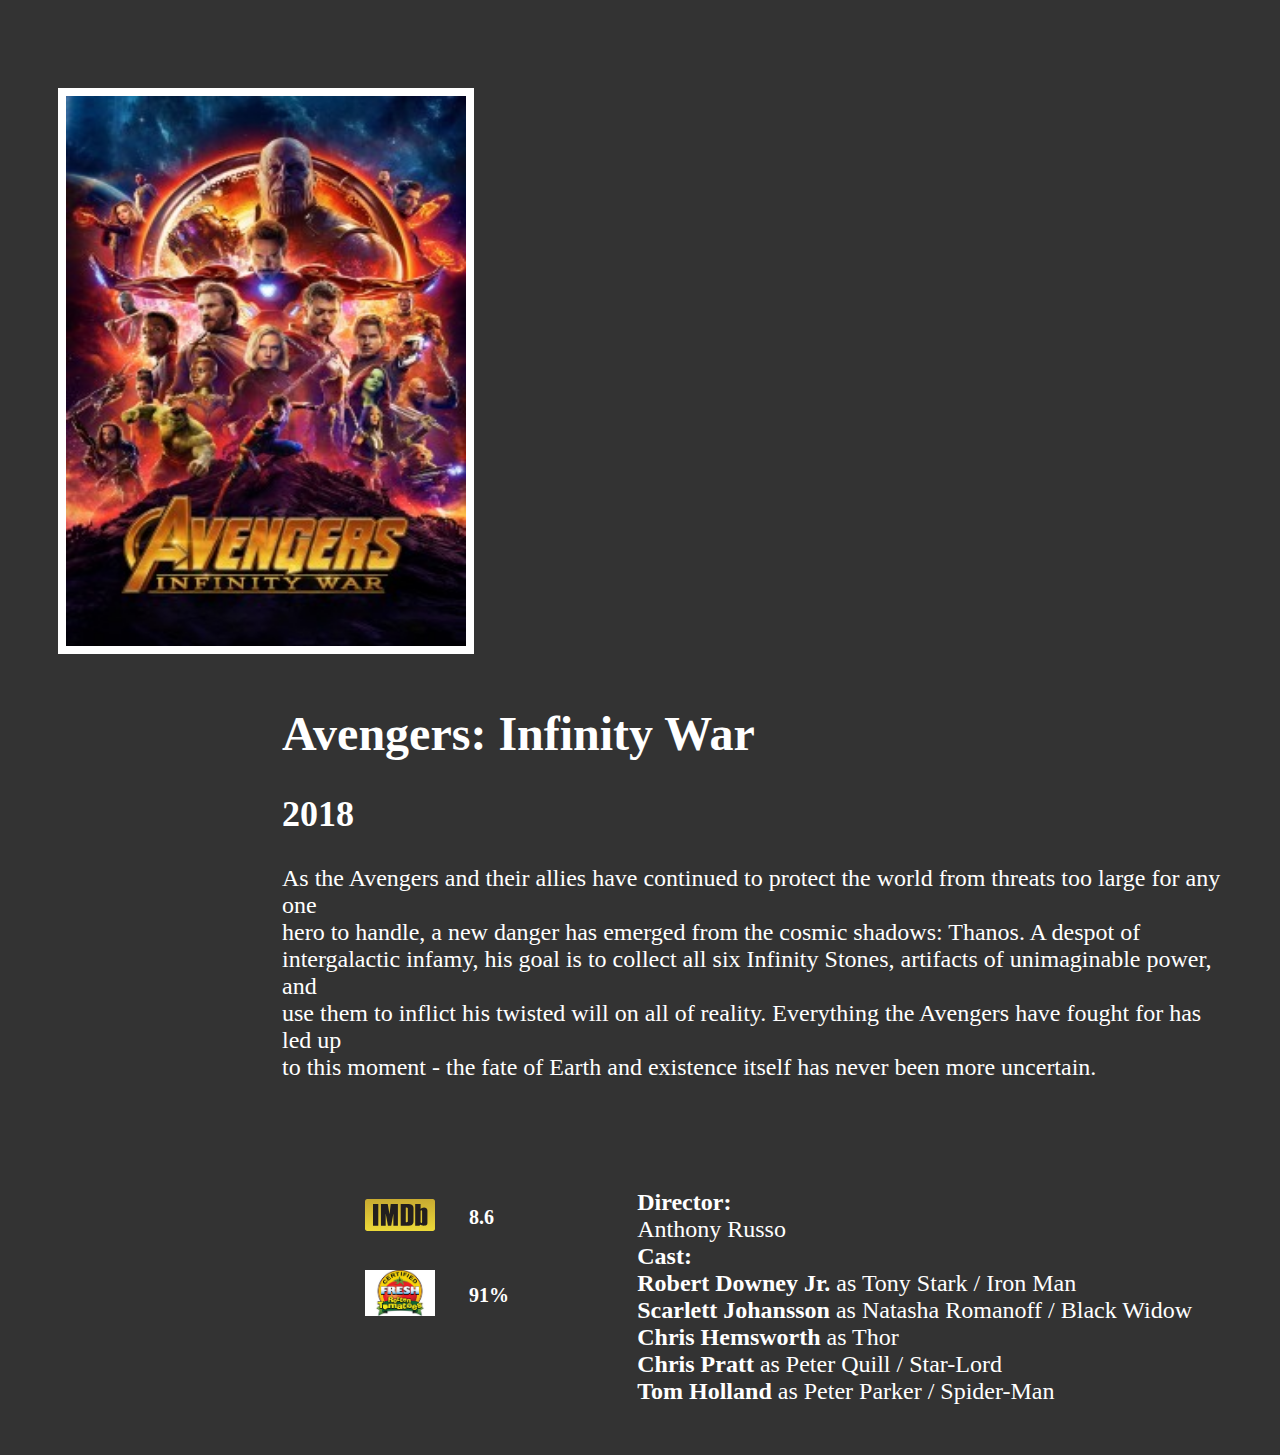
<file: html/evergreen/avengers3.html>
<!doctype html>
<html>
<head>
	<meta charset="UTF-8">
	<link rel="stylesheet" type="text/css" href="../../css/batman1.css">
	<link rel="shortcut icon" href="../../res/img/avengers3.jpg">
		<title id="title">
			 Avengers: Infinity War
		</title>
</head>
<body>
	<div>
	<img id="photo" src="../../res/img/avengers3.jpg">
	<div id="description">
		<span class="h1"><h1> Avengers: Infinity War</h1></span>
		<span class="h2"><h2> 2018</h2></span>
		As the Avengers and their allies have continued to protect the world from threats too large for any one <br>hero to handle, a new danger has emerged from the cosmic shadows: Thanos. A despot of <br>intergalactic infamy, his goal is to collect all six Infinity Stones, artifacts of unimaginable power, and <br>use them to inflict his twisted will on all of reality. Everything the Avengers have fought for has led up<br> to this moment - the fate of Earth and existence itself has never been more uncertain.


	<table id="table">
		<tr>
			<td><div id="a">
				<a href="https://www.rottentomatoes.com/m/avengers_infinity_war" target="_blank>">
					<img id="imdb" src="../../res/icon/imdb.svg"></a>
			</td>
			<td>
				8.6
				</div>
			</td>
		</tr>
		<tr>
			<td><div id="b">
				<a href="https://www.rottentomatoes.com/m/iron_man_3" target="_blank">
				<img id="tomato" src="../../res/icon/tomatoes.jpg">
			    </a>
			</td>
			<td>
			     91%
			 	</div>
			 </td>
		</div>
	</table>
			    <div id="cast">
			    	<b>Director:</b><br>
			     		Anthony Russo<br>
			        <b>Cast:</b><br>
				     <b>Robert Downey Jr.</b> as Tony Stark / Iron Man<br>	
			      	 <b>Scarlett Johansson </b>as Natasha Romanoff / Black Widow<br>
					<b>Chris Hemsworth </b>as Thor<br>
					<b>Chris Pratt</b> as Peter Quill / Star-Lord<br>
					<b>Tom Holland </b>as Peter Parker / Spider-Man
				</div>
</body>
</html>
</file>
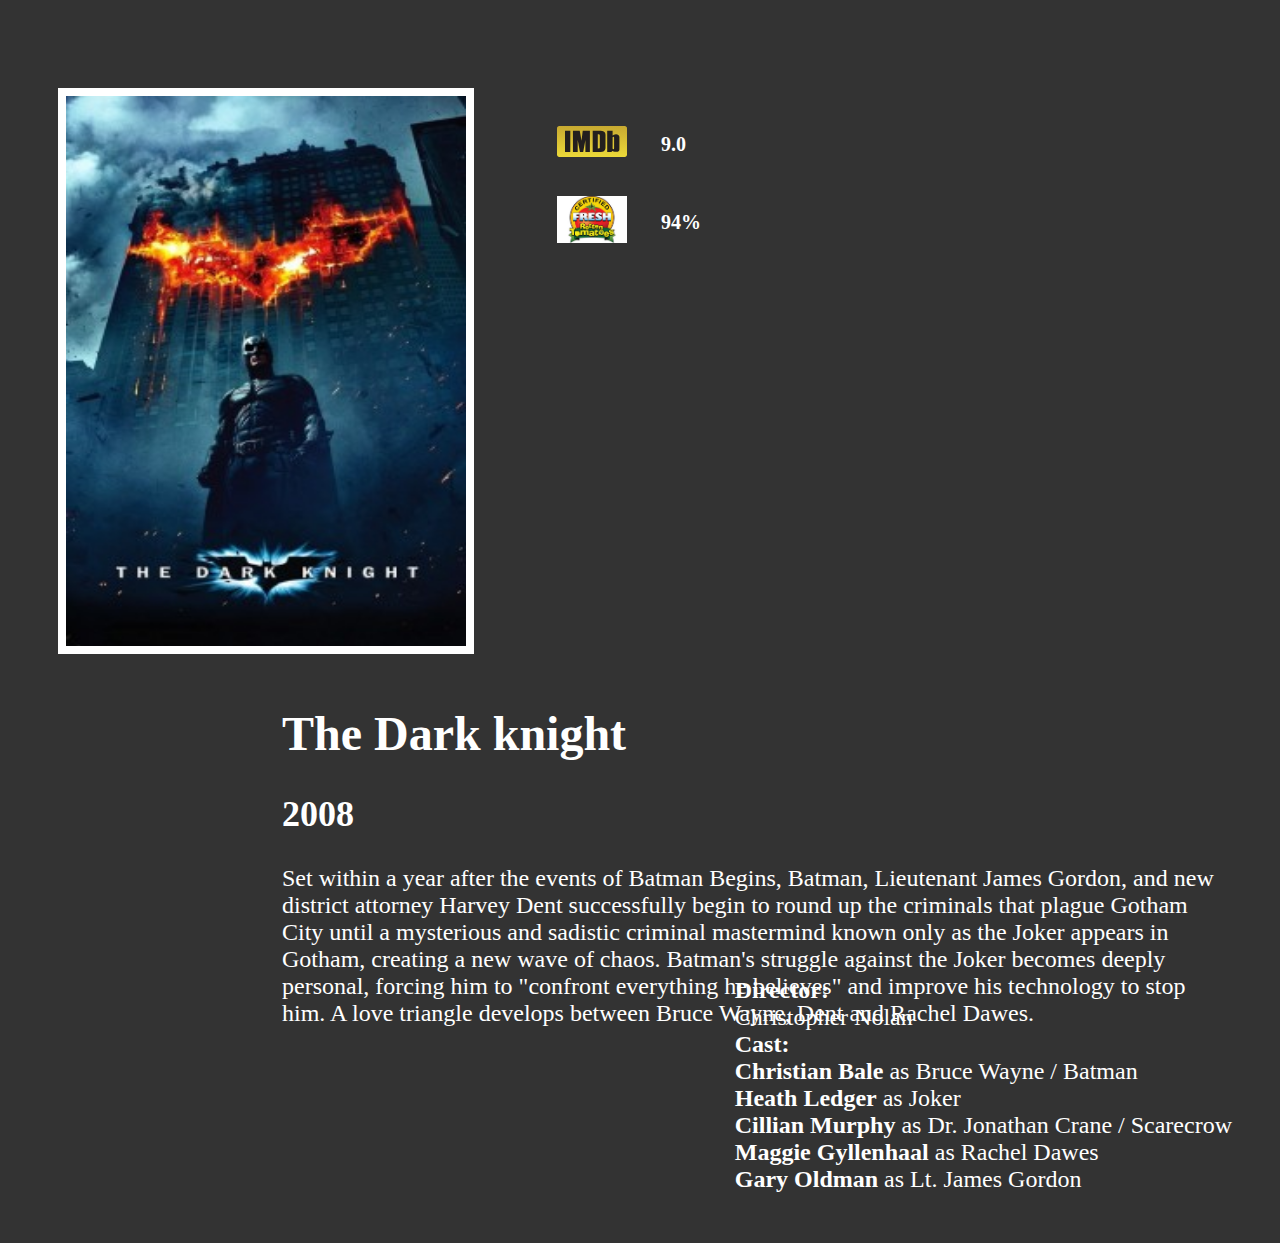
<file: html/evergreen/batman2.html>
<!doctype html>
<html>
<head>
	<meta charset="UTF-8">
	<link rel="stylesheet" type="text/css" href="../../css/batman1.css">
	<link rel="shortcut icon" href="../../res/img/batman2.jpg">
		<title id="title">
			The Dark Knight
		</title>
</head>
<body >
	<div>
	<img id="photo" src="../../res/img/batman2.jpg">
	<div id="description">
		<span class="h1"><h1>The Dark knight</h1></span>
		<span class="h2"><h2> 2008 </h2></span>
		Set within a year after the events of Batman Begins, Batman, Lieutenant James Gordon, and new  district attorney Harvey Dent successfully begin to round up the criminals that plague Gotham City  until a mysterious and sadistic criminal mastermind known only as the Joker appears in Gotham, creating a new wave of chaos. Batman's struggle against the Joker becomes deeply personal, forcing  him to "confront everything he believes" and improve his technology to stop him. A love triangle  develops between Bruce Wayne, Dent and Rachel Dawes.
	</div>
	<table id="table">
		<tr>
			<td><div id="a">
				<a href="https://www.imdb.com/title/tt0468569/" target="_blank>"><img id="imdb" src="../../res/icon/imdb.svg"></a>
			</td>
			<td>
				9.0
				</div>
			</td>
		</tr>
		<tr>
			<td><div id="b">
				<a href="https://www.rottentomatoes.com/m/the_dark_knight" target="_blank">
				<img id="tomato" src="../../res/icon/tomatoes.jpg">
			    </a>
			</td>
			<td>
			     94%
			 	</div>
			 </td>
		</div>
	</table>
			    <div id="cast">
			    	<b>Director:</b><br>
			     	Christopher Nolan<br>
			        <b>Cast:</b><br>
				     <b> Christian Bale</b> as Bruce Wayne / Batman<br>
			          <b>Heath Ledger</b> as Joker<br>
				      <b>Cillian Murphy </b>as Dr. Jonathan Crane / Scarecrow<br>
				      <b>Maggie Gyllenhaal</b> as Rachel Dawes<br>
				      <b>Gary Oldman </b> as Lt. James Gordon
				</div>
</body>
</html>
</file>
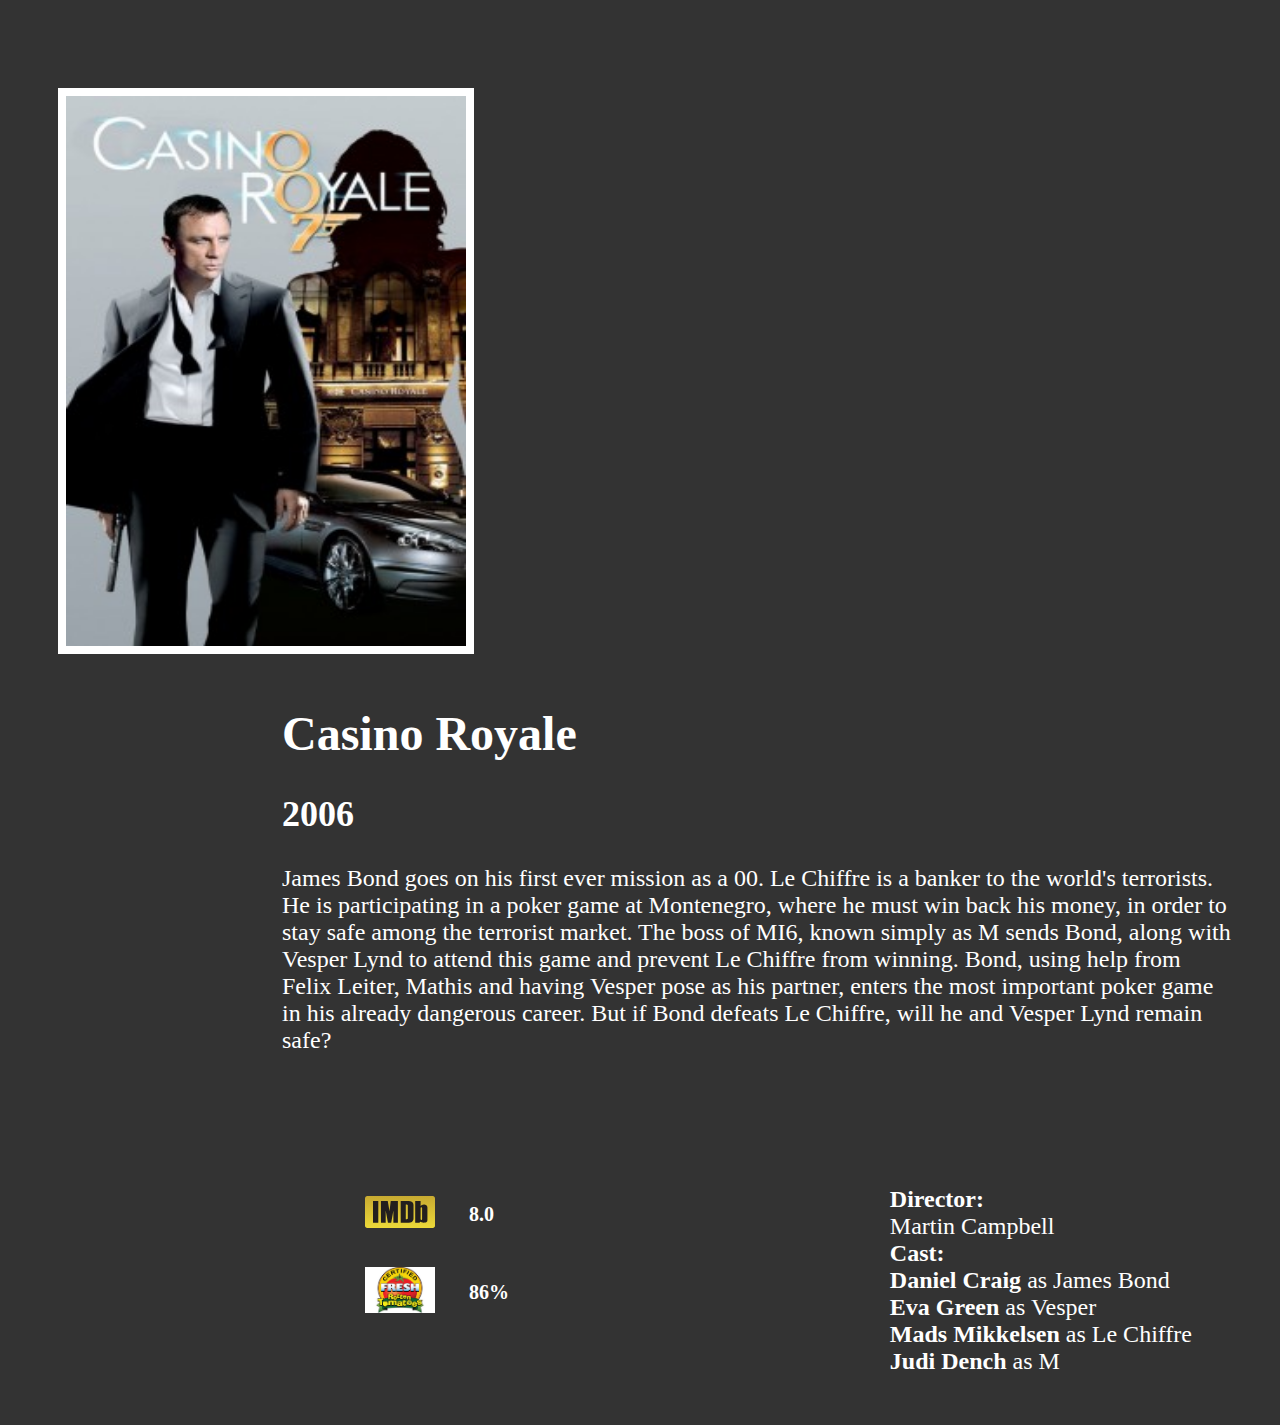
<file: html/evergreen/casino.html>
<!doctype html>
<html>
<head>
	<meta charset="UTF-8">
	<link rel="stylesheet" type="text/css" href="../../css/batman1.css">
	<link rel="shortcut icon" href="../../res/img/casino.jpg">
		<title id="title">
			 Casino Royale
		</title>
</head>
<body>
	<div>
	<img id="photo" src="../../res/img/casino.jpg">
	<div id="description">
		<span class="h1"><h1>Casino Royale</h1></span>
		<span class="h2"><h2> 2006</h2></span>
		<p>
	      James Bond goes on his first ever mission as a 00. Le Chiffre is a banker to the world's terrorists. He is participating in a poker game at Montenegro, where he must win back his money, in order to stay safe among the terrorist market. The boss of MI6, known simply as M sends Bond, along with Vesper Lynd to attend this game and prevent Le Chiffre from winning. Bond, using help from Felix Leiter, Mathis and having Vesper pose as his partner, enters the most important poker game in his already dangerous career. But if Bond defeats Le Chiffre, will he and Vesper Lynd remain safe?
	  </p>

	<table id="table">
		<tr>
			<td><div id="a">
				<a href="https://www.imdb.com/title/tt0381061/" target="_blank>"><img id="imdb" src="../../res/icon/imdb.svg"></a>
			</td>
			<td>
				8.0
				</div>
			</td>
		</tr>
		<tr>
			<td>
				<div id="b">
				<a href="https://www.rottentomatoes.com/m/casino_royale" target="_blank">
				<img id="tomato" src="../../res/icon/tomatoes.jpg">
			    </a>
			</td>
			<td>
			     86%
			 	</div>
			 </td>
		</div>
	</table>
			    <div id="cast">
			    	<b>Director:</b><br>
			     		Martin Campbell<br>
			        <b>Cast:</b><br>
				     <b>Daniel Craig</b> as James Bond<br>
					<b>Eva Green</b> as Vesper <br>
					<b>Mads Mikkelsen</b> as Le Chiffre<br>
					<b>Judi Dench</b> as M
				</div>
</body>
</html>
</file>
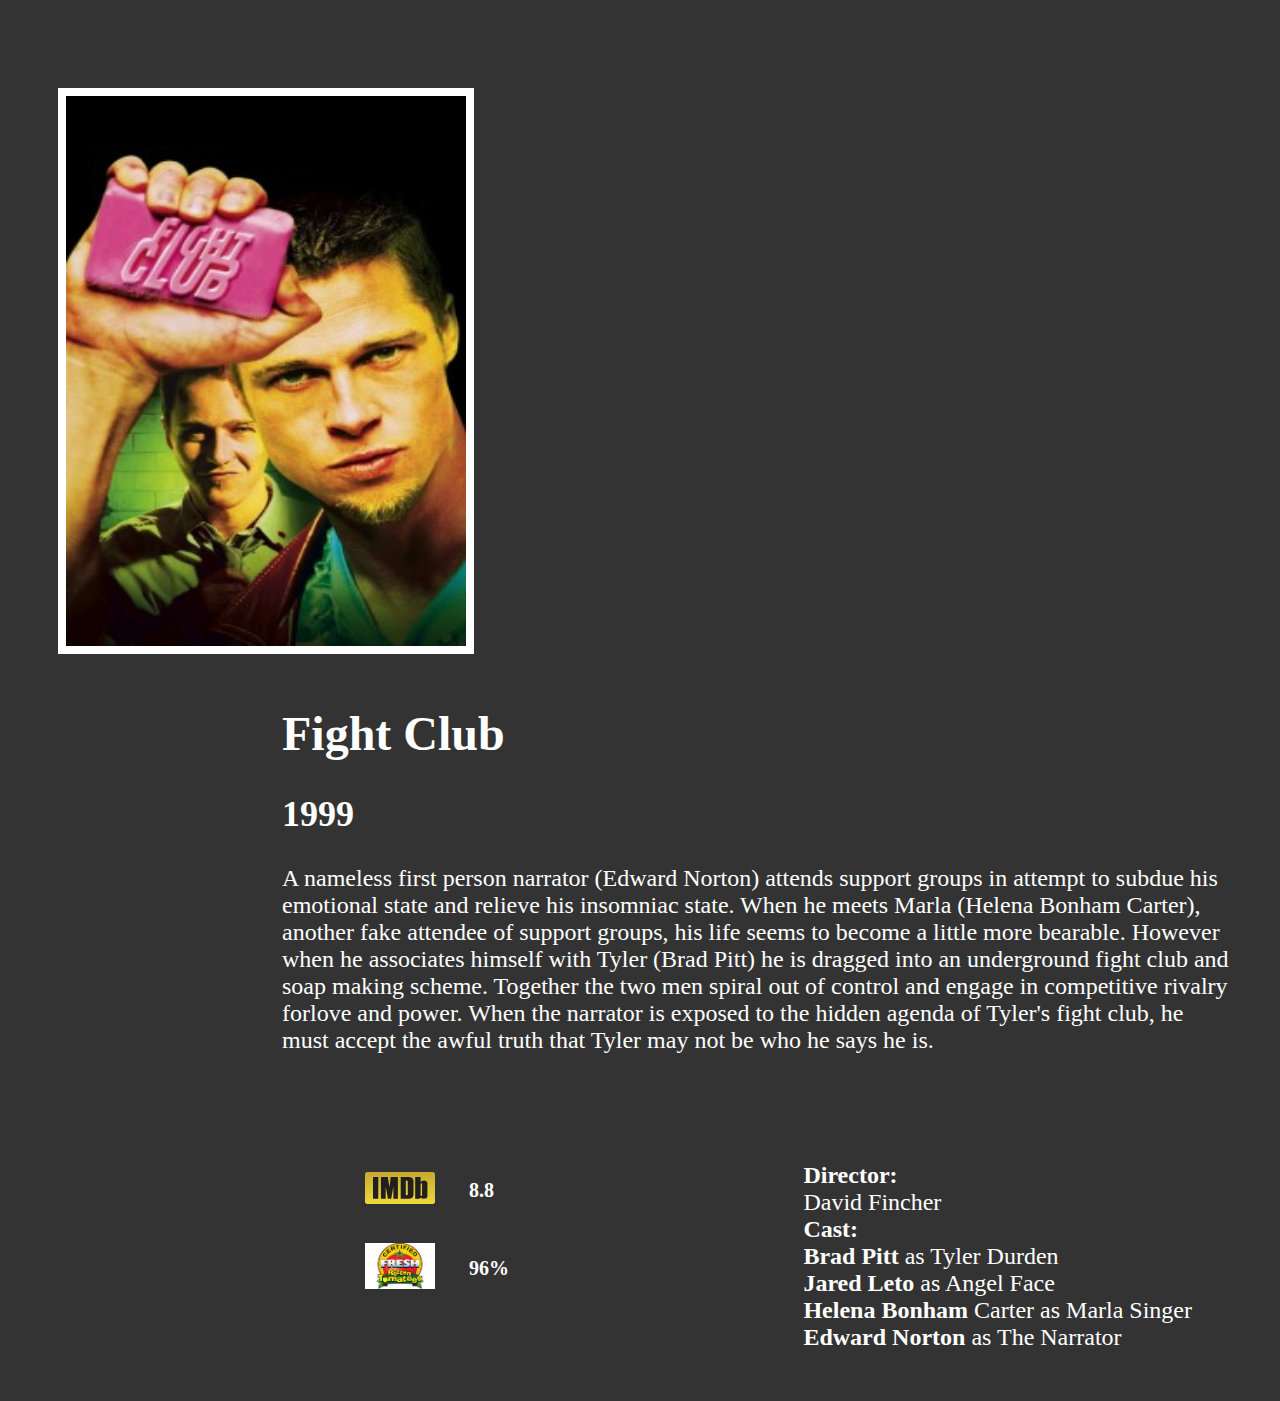
<file: html/evergreen/club.html>
<!doctype html>
<html>
<head>
	<meta charset="UTF-8">
	<link rel="stylesheet" type="text/css" href="../../css/batman1.css">
	<link rel="shortcut icon" href="../../res/img/club.jpg">
		<title id="title">
			 Fight Club
		</title>
</head>
<body>
	<div>
	<img id="photo" src="../../res/img/club.jpg">
	<div id="description">
		<span class="h1"><h1> Fight Club</h1></span>
		<span class="h2"><h2> 1999</h2></span>
		A nameless first person narrator (Edward Norton) attends support groups in attempt to subdue his emotional state and relieve his insomniac state. When he meets Marla (Helena Bonham Carter), another fake attendee of support groups, his life seems to become a little more bearable. However when he associates himself with Tyler (Brad Pitt) he is dragged into an underground fight club and soap making scheme. Together the two men spiral out of control and engage in competitive rivalry forlove and power. When the narrator is exposed to the hidden agenda of Tyler's fight club, he must accept the awful truth that Tyler may not be who he says he is.


	<table id="table">
		<tr>
			<td><div id="a">
				<a href="https://www.imdb.com/title/tt0137523/" target="_blank>"><img id="imdb" src="../../res/icon/imdb.svg"></a>
			</td>
			<td>
				8.8
				</div>
			</td>
		</tr>
		<tr>
			<td><div id="b">
				<a href="https://www.rottentomatoes.com/m/13153" target="_blank">
				<img id="tomato" src="../../res/icon/tomatoes.jpg">
			    </a>
			</td>
			<td>
			     96%
			 	</div>
			 </td>
		</div>
	</table>
			    <div id="cast">
			    	<b>Director:</b><br>
			     		David Fincher<br>
			        <b>Cast:</b><br>
				    <b> Brad Pitt</b> as Tyler Durden<br>
					<b>Jared Leto</b> as Angel Face<br>
					<b>Helena Bonham</b> Carter as Marla Singer<br>
					<b>Edward Norton</b> as The Narrator
				</div>
</body>
</html>
</file>
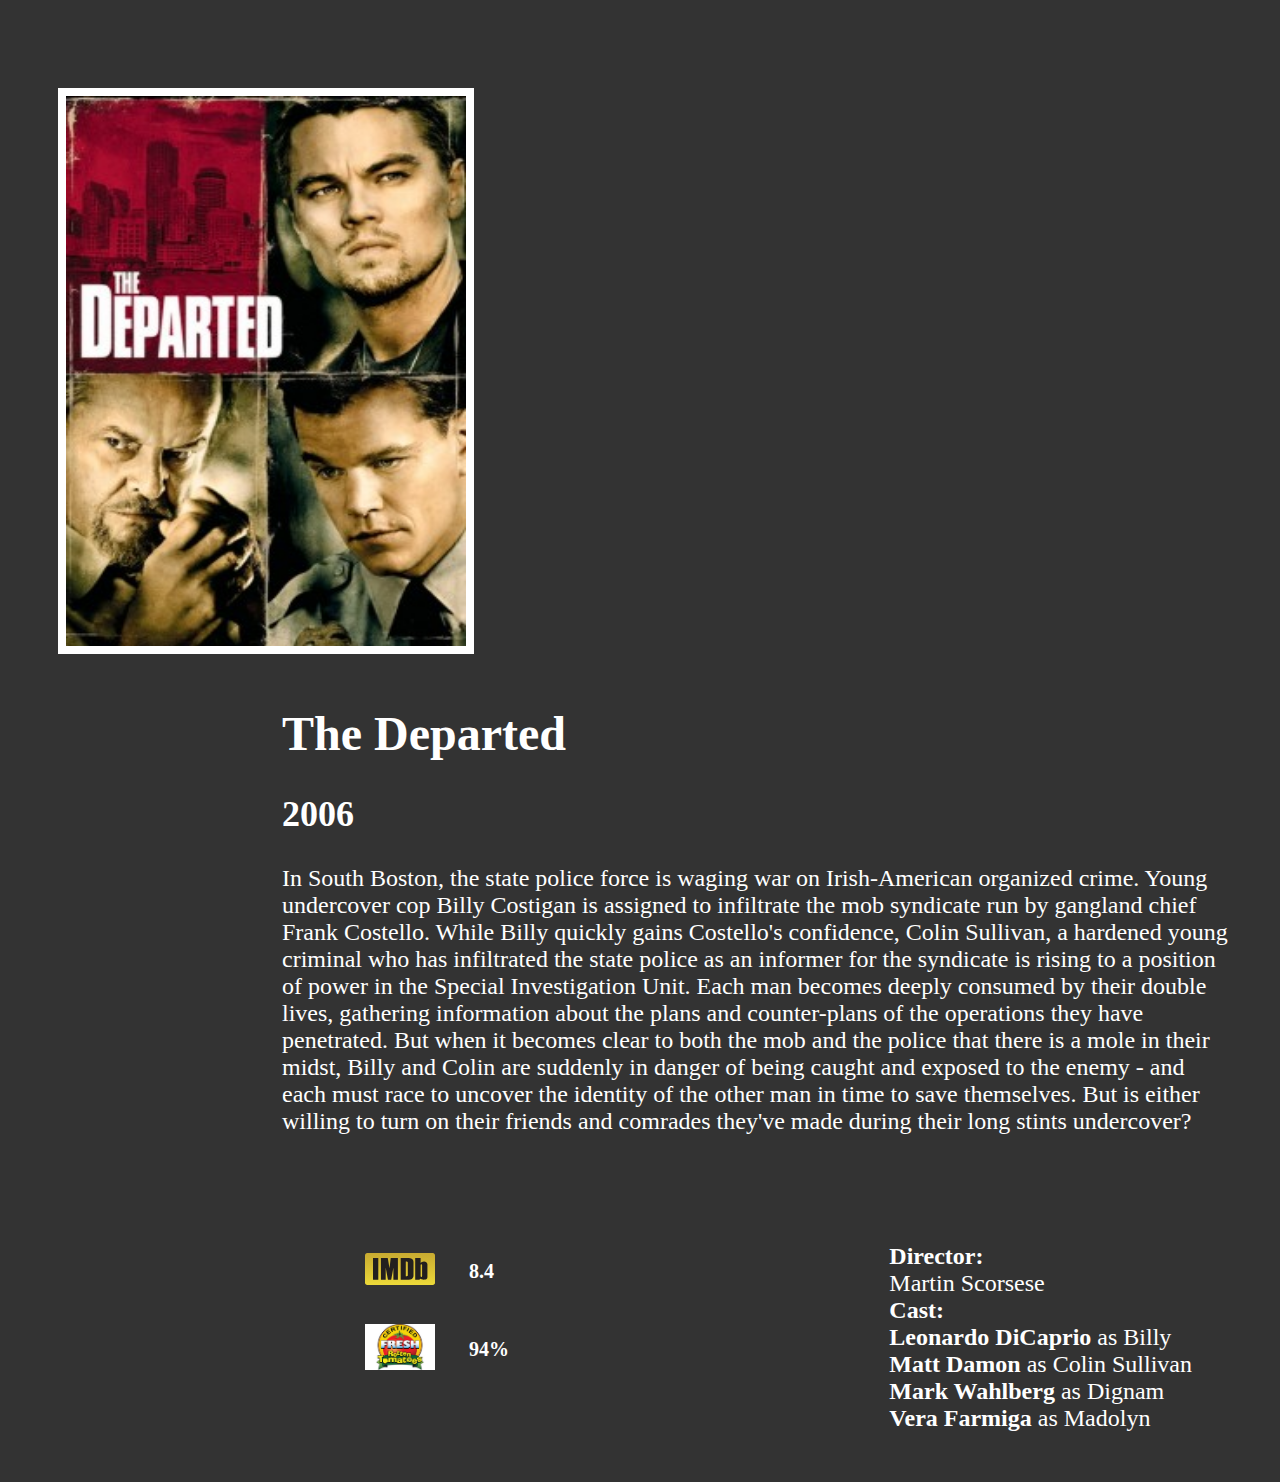
<file: html/evergreen/departed.html>
<!doctype html>
<html>
<head>
	<meta charset="UTF-8">
	<link rel="stylesheet" type="text/css" href="../../css/batman1.css">
	<link rel="shortcut icon" href="../../res/img/departed.jpg">
		<title id="title">
			 The Departed
		</title>
</head>
<body>
	<div>
	<img id="photo" src="../../res/img/departed.jpg">
	<div id="description">
		<span class="h1"><h1> The Departed</h1></span>
		<span class="h2"><h2> 2006</h2></span>
		In South Boston, the state police force is waging war on Irish-American organized crime. Young  undercover cop Billy Costigan is assigned to infiltrate the mob syndicate run by gangland chief Frank  Costello. While Billy quickly gains Costello's confidence, Colin Sullivan, a hardened young criminal  who has infiltrated the state police as an informer for the syndicate is rising to a position of power in  the Special Investigation Unit. Each man becomes deeply consumed by their double lives, gathering  information about the plans and counter-plans of the operations they have penetrated. But when it  becomes clear to both the mob and the police that there is a mole in their midst, Billy and Colin are  suddenly in danger of being caught and exposed to the enemy - and each must race to uncover the  identity of the other man in time to save themselves. But is either willing to turn on their friends and  comrades they've made during their long stints undercover?


	<table id="table">
		<tr>
			<td><div id="a">
				<a href="https://www.imdb.com/title/tt0407887/" target="_blank>"><img id="imdb" src="../../res/icon/imdb.svg"></a>
			</td>
			<td>
				8.4
				</div>
			</td>
		</tr>
		<tr>
			<td><div id="b">
				<a href="https://www.rottentomatoes.com/m/314387087" target="_blank">
				<img id="tomato" src="../../res/icon/tomatoes.jpg">
			    </a>
			</td>
			<td>
			     94%
			 	</div>
			 </td>
		</div>
	</table>
			    <div id="cast">
			    	<b>Director:</b><br>
			     		Martin Scorsese<br>
			        <b>Cast:</b><br>
				     <b>Leonardo DiCaprio</b> as Billy<br>
					<b>Matt Damon</b> as Colin Sullivan<br>
					<b>Mark Wahlberg</b> as Dignam<br>
					<b>Vera Farmiga </b>as Madolyn
				</div>
</body>
</html>
</file>
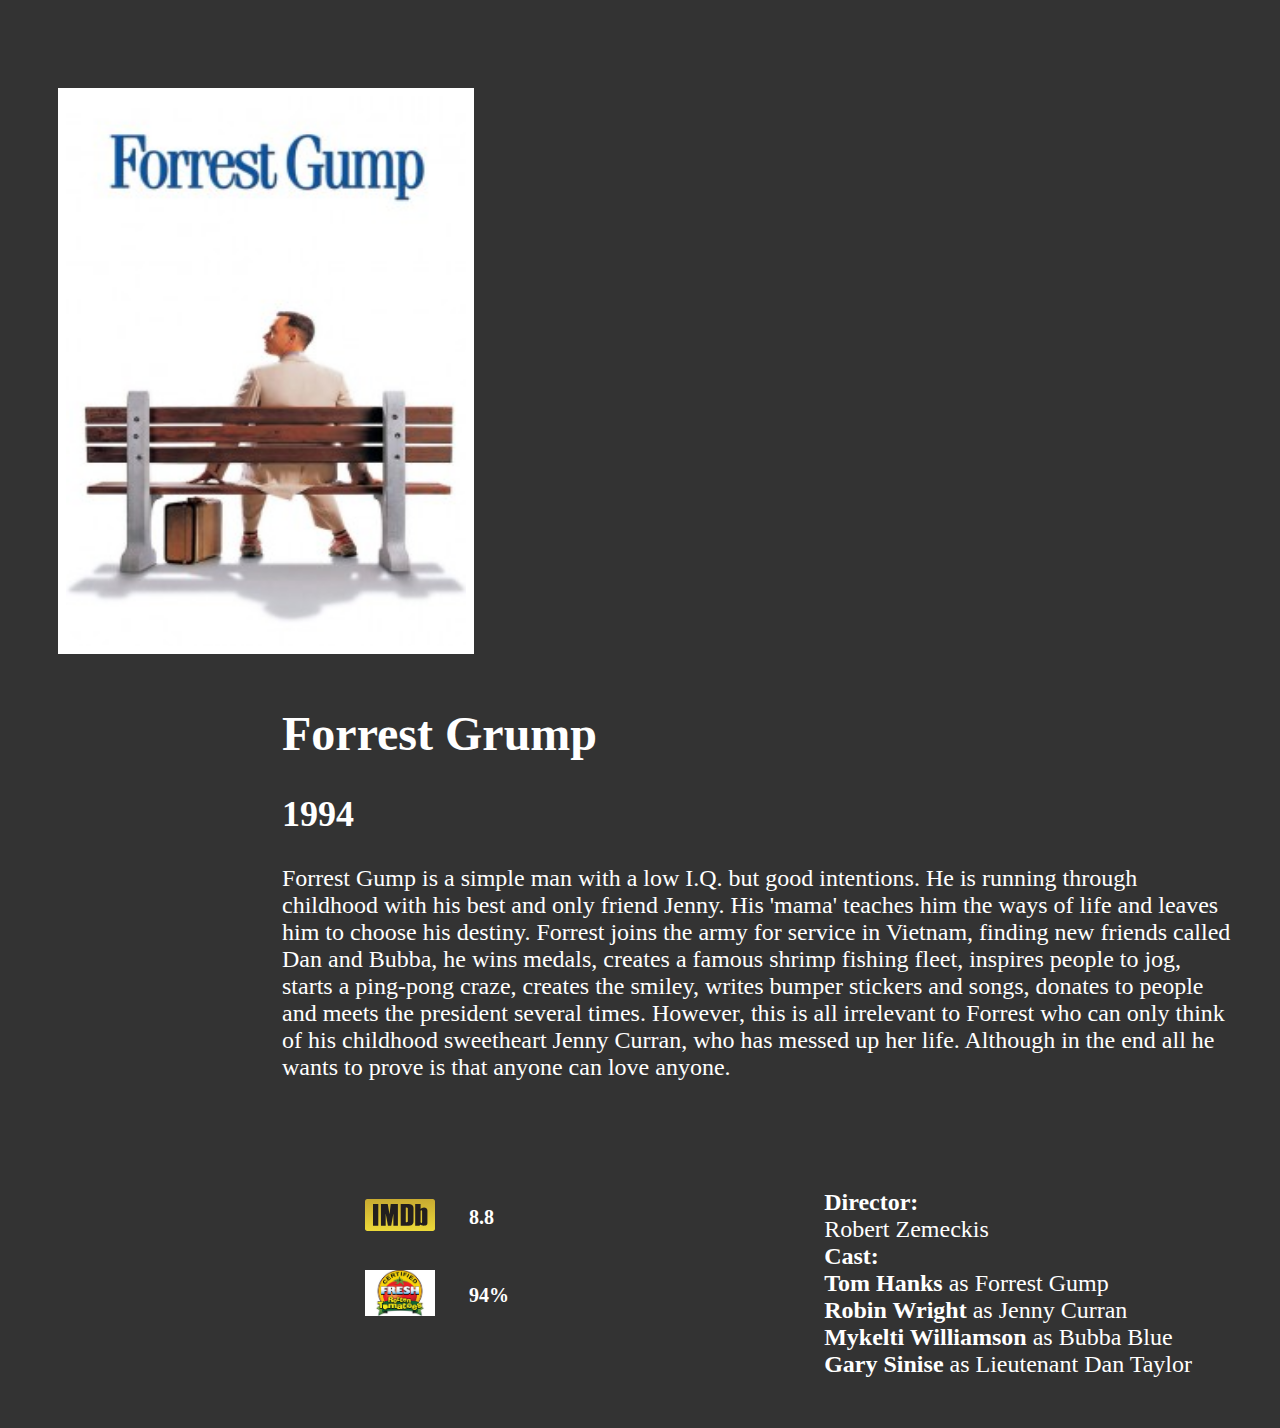
<file: html/evergreen/forrest.html>
<!doctype html>
<html>
<head>
	<meta charset="UTF-8">
	<link rel="stylesheet" type="text/css" href="../../css/batman1.css">
	<link rel="shortcut icon" href="../../res/img/forrest.jpg">
		<title id="title">
			Forrest Grump
		</title>
</head>
<body>
	<div>
	<img id="photo" src="../../res/img/forrest.jpg">
	<div id="description">
		<span class="h1"><h1>Forrest Grump</h1></span>
		<span class="h2"><h2> 1994 </h2></span>
		Forrest Gump is a simple man with a low I.Q. but good intentions. He is running through childhood with his best and only friend Jenny. His 'mama' teaches him the ways of life and leaves him to choose his destiny. Forrest joins the army for service in Vietnam, finding new friends called Dan and Bubba, he wins medals, creates a famous shrimp fishing fleet, inspires people to jog, starts a ping-pong craze, creates the smiley, writes bumper stickers and songs, donates to people and meets the president several times. However, this is all irrelevant to Forrest who can only think of his childhood sweetheart Jenny Curran, who has messed up her life. Although in the end all he wants to prove is that anyone can love anyone.
	<table id="table">
		<tr>
			<td><div id="a">
				<a href="https://www.imdb.com/title/tt0109830/?ref_=nv_sr_1" target="_blank>"><img id="imdb" src="../../res/icon/imdb.svg"></a>
			</td>
			<td>
				8.8
				</div>
			</td>
		</tr>
		<tr>
			<td><div id="b">
				<a href="https://www.rottentomatoes.com/m/forrest_grump" target="_blank">
				<img id="tomato" src="../../res/icon/tomatoes.jpg">
			    </a>
			</td>
			<td>
			     94%
			 	</div>
			 </td>
		</div>
	</table>
			    <div id="cast">
			    	<b>Director:</b><br>
			     	Robert Zemeckis<br>
			        <b>Cast:</b><br>
				     <b> Tom Hanks</b>	as Forrest Gump<br>
			          <b>Robin Wright</b> as Jenny Curran<br>
			          <b>Mykelti Williamson </b> as Bubba Blue<br>
				      <b>Gary Sinise </b> as Lieutenant Dan Taylor<br>
				</div>
</body>
</html>
</file>
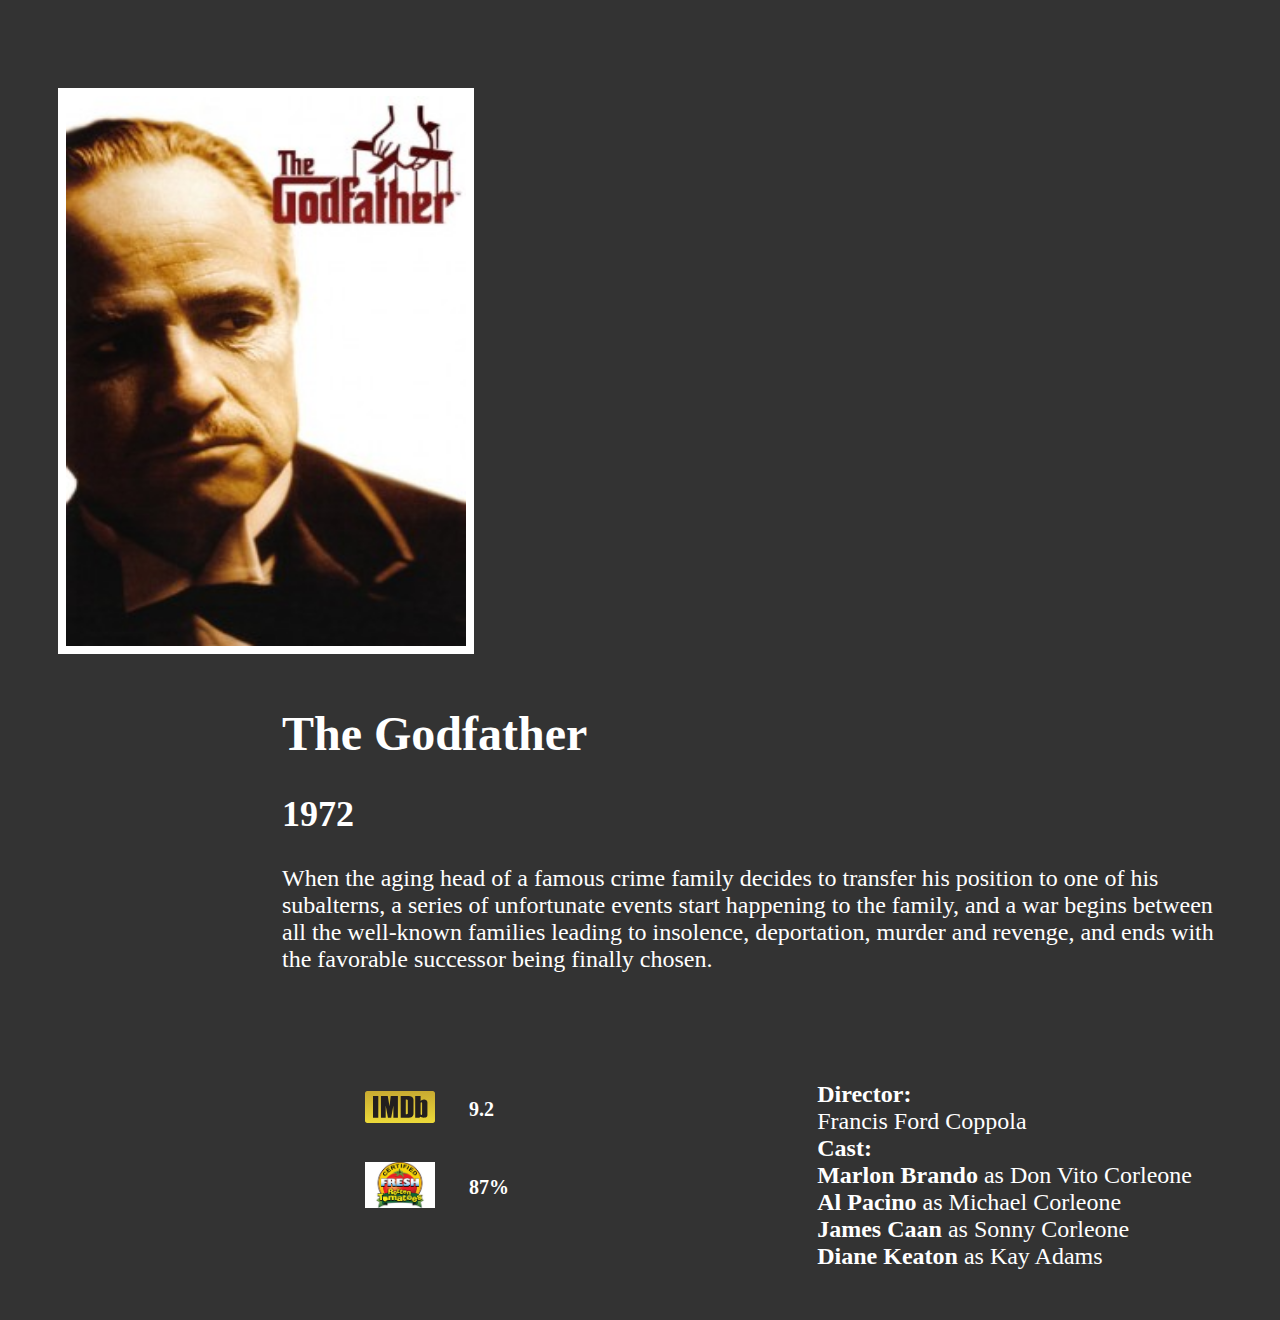
<file: html/evergreen/godfather.html>
<!doctype html>
<html>
<head>
	<meta charset="UTF-8">
	<link rel="stylesheet" type="text/css" href="../../css/batman1.css">
	<link rel="shortcut icon" href="../../res/img/godfather.jpg">
		<title id="title">
			The Godfather
		</title>
</head>
<body>
	<div>
	<img id="photo" src="../../res/img/godfather.jpg">
	<div id="description">
		<span class="h1"><h1>The Godfather </h1></span>
		<span class="h2"><h2> 1972 </h2></span>
		When the aging head of a famous crime family decides to transfer his position to one of his subalterns, a series of unfortunate events start happening to the family, and a war begins between all the well-known families leading to insolence, deportation, murder and revenge, and ends with the favorable successor being finally chosen.



	<table id="table">
		<tr>
			<td><div id="a">
				<a href="https://www.imdb.com/title/tt0068646/" target="_blank>"><img id="imdb" src="../../res/icon/imdb.svg"></a>
			</td>
			<td>
				9.2
				</div>
			</td>
		</tr>
		<tr>
			<td><div id="b">
				<a href="https://www.rottentomatoes.com/m/the_godfather" target="_blank">
				<img id="tomato" src="../../res/icon/tomatoes.jpg">
			    </a>
			</td>
			<td>
			     87%
			 	</div>
			 </td>
		</div>
	</table>
			    <div id="cast">
			    	<b>Director:</b><br>
			     		Francis Ford Coppola<br>
			        <b>Cast:</b><br>
				    <b> Marlon Brando</b> as Don Vito Corleone<br>
					<b>Al Pacino </b> as Michael Corleone<br>
					<b>James Caan </b> as Sonny Corleone<br>
					<b>Diane Keaton</b> as	Kay Adams<br>
				</div>
</body>
</html>
</file>
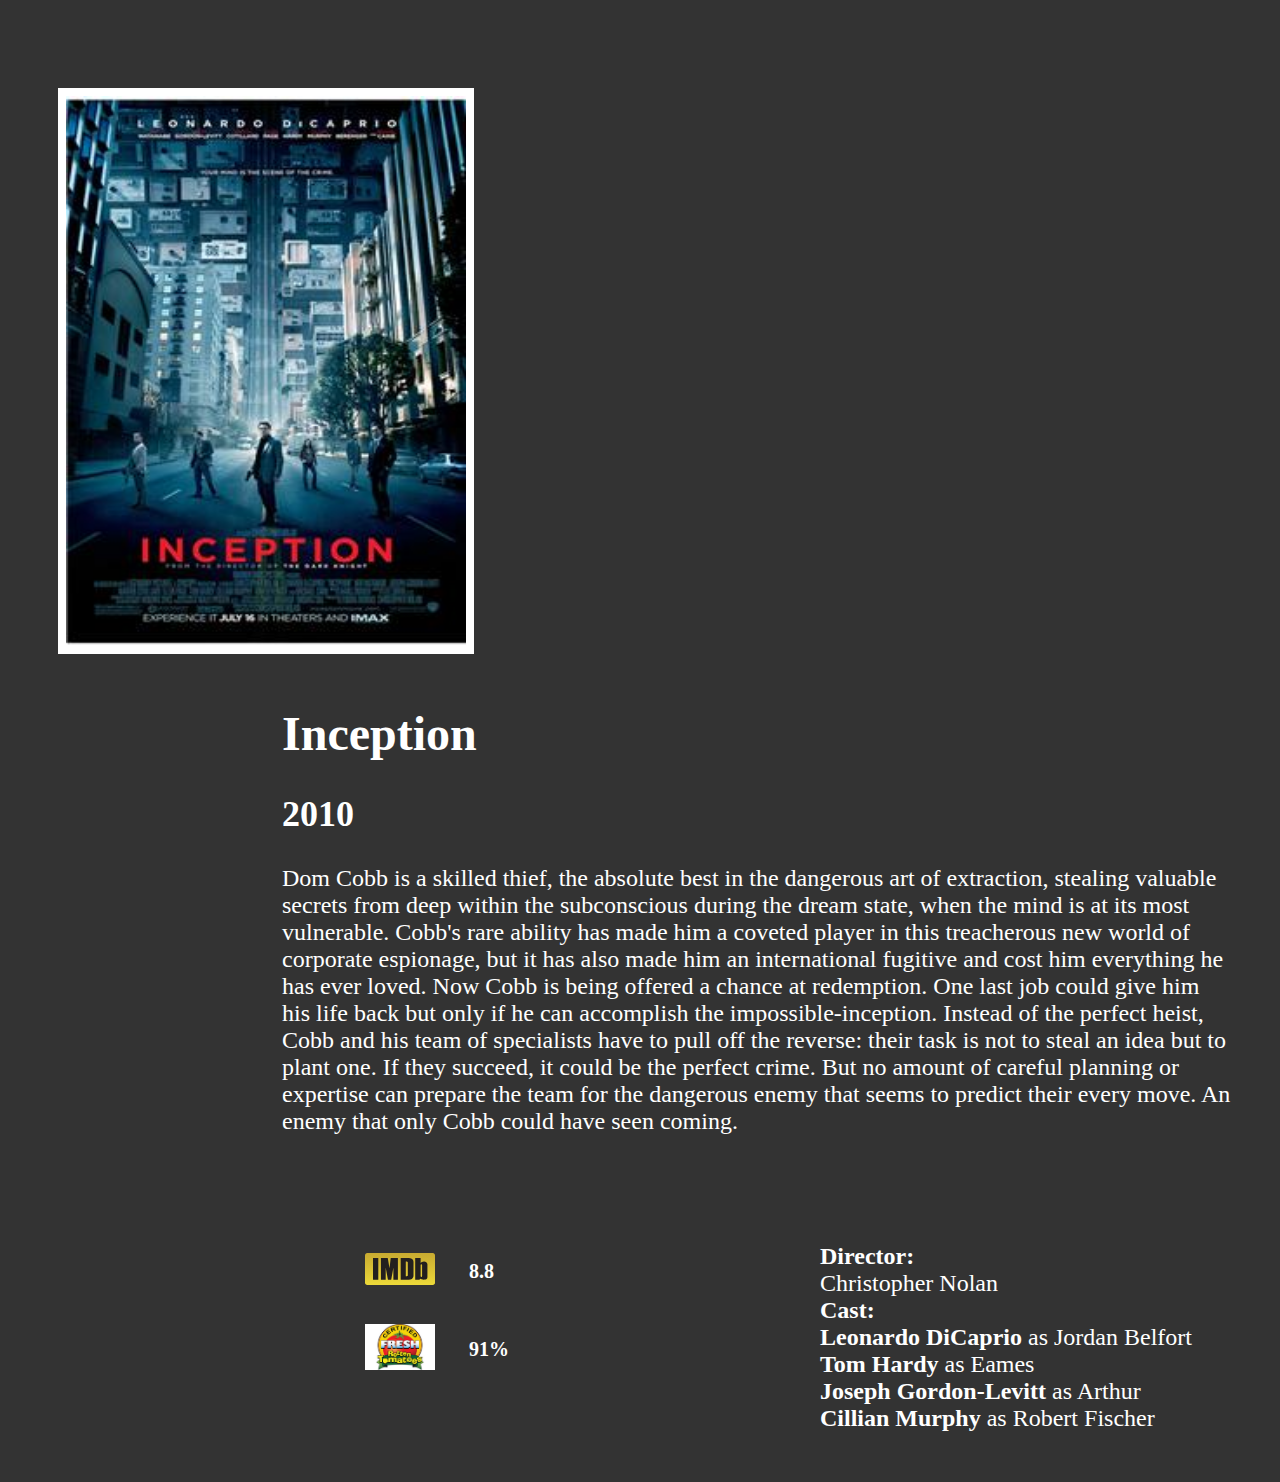
<file: html/evergreen/inception.html>
<!doctype html>
<html>
<head>
	<meta charset="UTF-8">
	<link rel="stylesheet" type="text/css" href="../../css/batman1.css">
	<link rel="shortcut icon" href="../../res/img/inception.jpg">
		<title id="title">
			 Inception
		</title>
</head>
<body>
	<div>
	<img id="photo" src="../../res/img/inception.jpg">
	<div id="description">
		<span class="h1"><h1> Inception</h1></span>
		<span class="h2"><h2> 2010</h2></span>
		Dom Cobb is a skilled thief, the absolute best in the dangerous art of extraction, stealing valuable secrets from deep within the subconscious during the dream state, when the mind is at its most vulnerable. Cobb's rare ability has made him a coveted player in this treacherous new world of corporate espionage, but it has also made him an international fugitive and cost him everything he has ever loved. Now Cobb is being offered a chance at redemption. One last job could give him his life back but only if he can accomplish the impossible-inception. Instead of the perfect heist, Cobb and his team of specialists have to pull off the reverse: their task is not to steal an idea but to plant one. If they succeed, it could be the perfect crime. But no amount of careful planning or expertise can prepare the team for the dangerous enemy that seems to predict their every move. An enemy that only Cobb could have seen coming.


	<table id="table">
		<tr>
			<td><div id="a">
				<a href="https://www.imdb.com/title/tt1375666/	" target="_blank>"><img id="imdb" src="../../res/icon/imdb.svg"></a>
			</td>
			<td>
				8.8
				</div>
			</td>
		</tr>
		<tr>
			<td><div id="b">
				<a href="https://www.rottentomatoes.com/m/770805418" target="_blank">
				<img id="tomato" src="../../res/icon/tomatoes.jpg">
			    </a>
			</td>
			<td>
			     91%
			 	</div>
			 </td>
		</div>
	</table>
			    <div id="cast">
			    	<b>Director:</b><br>
			     		Christopher Nolan	<br>
			        <b>Cast:</b><br>
				     <b>Leonardo DiCaprio</b> as Jordan Belfort<br>
					 <b>Tom Hardy</b> as Eames<br>
					<b>Joseph Gordon-Levitt</b> as Arthur<br>
					<b>Cillian Murphy</b> as Robert Fischer
				</div>
</body>
</html>
</file>
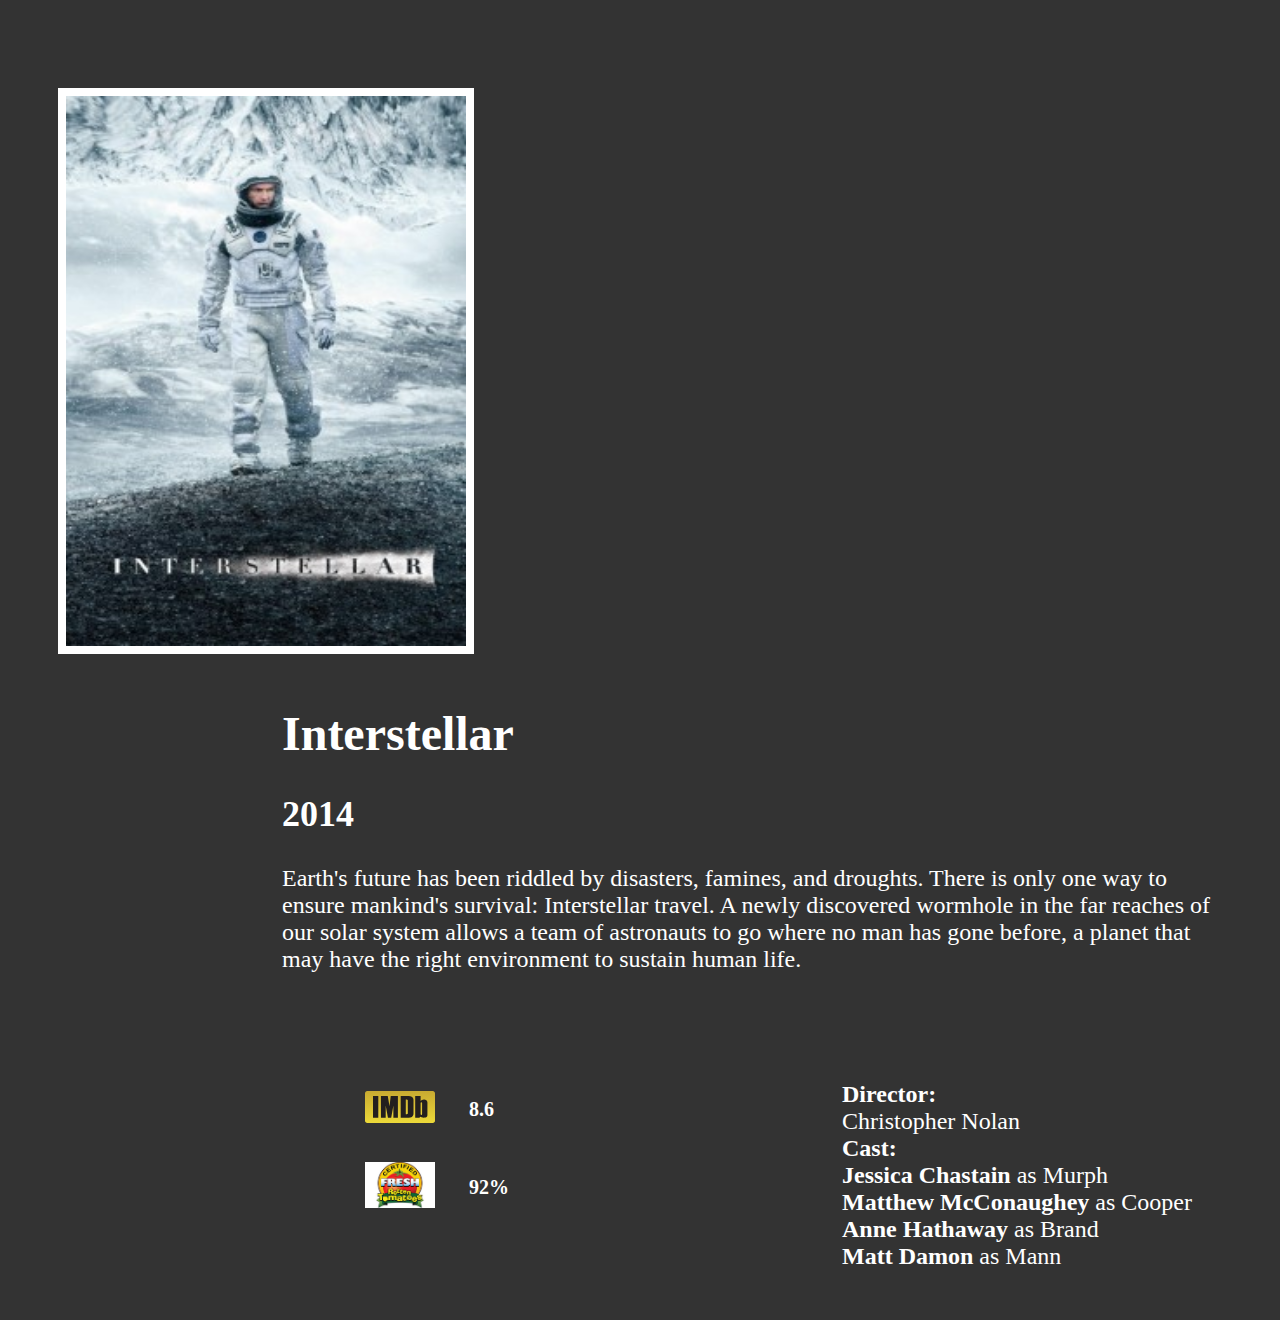
<file: html/evergreen/interstellar.html>
<!doctype html>
<html>
<head>
	<meta charset="UTF-8">
	<link rel="stylesheet" type="text/css" href="../../css/batman1.css">
	<link rel="shortcut icon" href="../../res/img/interstellar.jpg">
		<title id="title">
			 Interstellar
		</title>
</head>
<body>
	<div>
	<img id="photo" src="../../res/img/interstellar.jpg">
	<div id="description">
		<span class="h1"><h1> Interstellar</h1></span>
		<span class="h2"><h2> 2014</h2></span>
		Earth's future has been riddled by disasters, famines, and droughts. There is only one way to ensure  mankind's survival: Interstellar travel. A newly discovered wormhole in the far reaches of our solar  system allows a team of astronauts to go where no man has gone before, a planet that may have the right environment to sustain human life.


	<table id="table">
		<tr>
			<td><div id="a">
				<a href="https://www.imdb.com/title/tt0816692/" target="_blank>"><img id="imdb" src="../../res/icon/imdb.svg"></a>
			</td>
			<td>
				8.6
				</div>
			</td>
		</tr>
		<tr>
			<td><div id="b">
				<a href="https://www.rottentomatoes.com/m/interstellar" target="_blank">
				<img id="tomato" src="../../res/icon/tomatoes.jpg">
			    </a>
			</td>
			<td>
			     92%
			 	</div>
			 </td>
		</div>
	</table>
			    <div id="cast">
			    	<b>Director:</b><br>
			     		Christopher Nolan	<br>
			        <b>Cast:</b><br>
				     <b>Jessica Chastain</b> as Murph <br>
					<b>Matthew McConaughey</b> as Cooper <br>
					<b>Anne Hathaway</b> as Brand <br>
					<b>Matt Damon</b> as Mann<br>
				</div>
</body>
</html>
</file>
<file: css/style.css>
body
{
	margin:0;
	padding:0;
	box-sizing:border-box;
	/*background:#000 !important;*/
	background: #959393;
}
.affix
{
	top:0;
	z-index:999 !important;
	width:98%;
}
.top_header
{
	background:rgb(232, 239, 239);
	background-size:cover;
	width:100%;
	display:inline-block;
	height:auto;
	padding-bottom:0;
}
.top_header h2
{
	float:left;
	padding:5px;
	margin-left:2%;
	font-weight:900;
}
.top_header h5
{	
	position:relative;
	float:right;	
	margin-right:2%;	
	line-height:100%;
	margin-top:1.5%;
	font-size:15px;
	letter-spacing: 1px
}

/*navigation styling start*/
.navbar
{
	padding-top:0;
	/*background:#0000ff !important;*/
	margin:0 !important;
	/*border:none !important;*/
	/*border-top:1px solid transparent !important;*/
	overflow:hidden;

}
ul.navbar-nav
{
	margin-left:30px;
}
ul.navbar-nav li
{
	margin-left:2px;
}
ul.navbar-nav li a
{
	color:white!important;
	font-size:16px;
	/*padding-left:0px;*/
	border-radius:5%;
	font-weight:550;
}
ul.navbar-nav li.active a
{
	color:black !important;
	background:white !important;
}
ul.navbar-nav li:hover a
{
	color:black !important;
	background:white !important;
}
.navbar-header ul li a img
{
	position:relative;
	width:50px;
	height:50px;
	top:-14px;
	border-radius:50%;
	transform:scale(1.2);
	margin-right:5px;
	border:1px solid #fff;
}

/*navigation ends*/
/*carousel start*/
.item 
{
	width:80%;
	height:450px;
	margin:auto;
}
.item iframe
{
	width:100%;
	height:450px;
}
.carousel
{
	box-shadow:0 5px 5px rgba(0,0,0,0.5);
}
/*carousel ends*/

/*trailer starts*/
.trailer_container
{
	background:rgba(210,210,210,1);
	margin-bottom:0;
	box-shadow:5px 8px 8px rgba(0,0,0,0.5);
}
.trailer_header
{
	background:rgba(210,210,210,0.7);
}
.trailer_header h1
{
	font-weight:bold;
	padding:15px 0 10px 55px;
	position:relative;
	left:5%;
	border-bottom:1px solid rgba(0,0,0,0.5);
	width:90%;
}
.trailer_content
{
	display:grid;
	grid-template-columns:repeat(auto-fit, minmax(350px, 1fr));
	grid-gap:20px;
	margin:20px auto 60px;	
	padding:18px;
}

.trailer
{
	/*background:#ff0000;*/
	position:relative;
	width:350px;
	margin:0 auto;
	/*background:#333;*/
	box-shadow:0 10px 40px rgba(0,0,0,0.5);
	overflow:hidden;
	text-align:center;
}
.trailer iframe
{
	width:100%;
	height:200px;
}
.trailer .caption
{
	padding:5px;
	letter-spacing:1px;
	font-weight:400;
	/*Trailer ends*/
}
/*Latest movies start*/
.latest_movies_container
{
	background:rgba(210,210,210,1);
	width:102%;
	position:relative;
	left:-1%;
	box-shadow:5px 8px 8px rgba(0,0,0,0.5);

}
.latest_movies_content
{
	display:grid;
	grid-template-columns:repeat(auto-fit, minmax(350px, 1fr));
	grid-gap:20px;
	margin:20px auto 60px;	
	padding:18px;
	padding-bottom:35px;
}

.latest_movies_header h1
{
	font-weight:bold;
	padding:45px 0 10px 55px;
	position:relative;
	left:5%;
	border-bottom:1px solid rgba(0,0,0,0.5);
	width:90%;
	/*box-shadow:1px 3px 2px rgba(0,0,0,0.2);*/
}
.latest_movies
{
	position:relative;
	width:350px;
	text-align:center;
	margin:0 auto;
	box-shadow:0 10px 40px rgba(0,0,0,0.5);
	overflow:hidden;
}
.latest_movies a .caption
{
	text-decoration:none;
}
.latest_movies img.photo
{
	width:100%;
	max-height:500px;
	transition:0.5s;
}
.latest_movies img.photo:hover
{
	transform:scale(1.2);
}
.latest_movies .caption
{
	font-size:20px;
	font-weight:bold;
	color:blue;
	padding:2px 0;
	letter-spacing: 1px;
}
/*latest_movies end*/
/*evergreen_movies start*/
.eg_movies_container
{
	background:rgba(210,210,210,1);
	width:102%;
	position:relative;
	left:-1%;
	box-shadow:5px 8px 8px rgba(0,0,0,0.5);

}
.eg_movies_content
{
	display:grid;
	grid-template-columns:repeat(auto-fit, minmax(350px, 1fr));
	grid-gap:20px;
	margin:20px auto 60px;	
	padding:18px;
	padding-bottom:35px;
}

.eg_movies_header h1
{
	font-weight:bold;
	padding:45px 0 10px 55px;
	position:relative;
	left:5%;
	border-bottom:1px solid rgba(0,0,0,0.5);
	width:90%;
	/*box-shadow:1px 3px 2px rgba(0,0,0,0.2);*/
}
.eg_movies
{
	position:relative;
	width:350px;
	text-align:center;
	margin:0 auto;
	box-shadow:0 10px 40px rgba(0,0,0,0.5);
	overflow:hidden;
}
.eg_movies a .caption
{
	text-decoration:none;
}
.eg_movies img.photo
{
	width:100%;
	max-height:500px;
	transition:0.5s;
}
.eg_movies img.photo:hover
{
	transform:scale(1.2);
}
.eg_movies .caption
{
	font-size:20px;
	font-weight:bold;
	color:blue;
	padding:2px 0;
	letter-spacing: 1px;
}

/*evergreen movies end*/
/*celebrity starts*/

.celeb_container
{
	background:rgba(210,210,210,1);
	width:102%;
	position:relative;
	left:-1%;
	box-shadow:5px 8px 8px rgba(0,0,0,0.5);
}
.celeb_header h1
{
	font-weight:bold;
	padding:45px 0 10px 55px;
	position:relative;
	left:5%;
	border-bottom:1px solid rgba(0,0,0,0.5);
	width:90%;
	/*box-shadow:1px 3px 2px rgba(0,0,0,0.2);*/
}
.celeb_content
{
	display:grid;
	grid-template-columns:repeat(auto-fit, minmax(350px, 1fr));
	grid-gap:20px;
	margin:20px auto 60px;	
	padding:18px;
}
.celeb_content .card
{
	position:relative;
	width:350px;
	text-align:center;
	margin:0 auto;
	box-shadow:0 10px 40px rgba(0,0,0,0.5);
	overflow:hidden;
	padding:20px;
	background:#333;
	color:#fff;
}
.celeb_content .layer
{
	position:absolute;
	background:linear-gradient(#03a9f4,#e91ee3);
	height:100%;
	width:100%;
	left:0;
	top:calc(100% - 4px);
	z-index:1;
	transition:0.5s;
}	
.celeb_content .card:hover .layer
{
	top:0;
}
.celeb_content .card .content
{
	z-index:2;
	position:relative;
}
.celeb_content .card p
{
	font-size:16px;
	color:#fff;
	line-height:24px;
}
.celeb_content .card p a
{
	text-decoration:none;
	color:#f00;
}
.celeb_content .card .content p a:hover
{
	text-decoration:underline;
	cursor:pointer;
}
.celeb_content .card .content .image img
{
	position:relative;
	height:100px;
	width:100px;
	border-radius:50%;
	border:4px solid #fff;
	box-shadow:0 10px 20px rgba(0,0,0,0.5);
}
.celeb_content .card .details h2
{
	font-size:18px;
	color:#fff;
}
.celeb_content .card .details span
{
	color:#03a9f4;
	font-size:15px;
	transition:0.5s;
}
.celeb_content .card .details span a
{
	color:#fff;
	text-decoration:none;
}
.celeb_content .card .details span a:hover
{
	text-decoration:underline;
	cursor:pointer;
}
.celeb_content .card:hover .content .details span
{
	color:#eee;
}

#go_to_top
{
	position:fixed;
	bottom:30px;
	right:30px;
	border-radius:5px;
	transition:2s;
	z-index:3;
}
#go_to_top:hover {
  cursor: pointer;
  background-color: #333;
}
#go_to_top.show
{
	opacity:1;
}
.glyphicon-chevron-up
{
	font-size:20px !important;
}


/*
@media screen and (max-width:768px)
{
	.top_header h5
	{
		position:relative;
		left:0;
		padding:10px;
	}
}
@media screen and (min-width:768px)
{
	.top_header h5
	{
		position:relative;
		left:35%;
		font-size:18px;
	}
}
@media screen and (min-width:992px)
{
	.top_header h5
	{
		position:relative;
		left:42%;
	}
}
@media screen and (min-width:1200px)
{
	.top_header h5
	{
		position:relative;
		left:55%;
	}
}
</file>
<file: css/celebrity.css>
body
{
	margin:0;
	padding:0;
	box-sizing:border-box;
	/*background:#000 !important;*/
	background:linear-gradient(#1D4350,#A43931,#BE5869);
}
#go_to_top
{
	position:fixed;
	bottom:30px;
	right:30px;
	border-radius:5px;
	transition:2s;
}
#go_to_top:hover {
  cursor: pointer;
  background-color: #333;
}
#go_to_top.show
{
	opacity:1;
}
.glyphicon-chevron-up
{
	font-size:20px !important;
}
.affix
{
	top:0;
	z-index:999 !important;
	width:98%;
}
.top_header
{
	background:rgba(220,220,220,1);
	background-size:cover;
	width:100%;
	display:inline-block;
	height:auto;
	padding-bottom:0;
}
.top_header h2
{
	float:left;
	padding:5px;
	margin-left:2%;
	font-weight:900;
}
.top_header h5
{	
	position:relative;
	float:right;	
	margin-right:2%;	
	line-height:100%;
	margin-top:1.5%;
	font-size:20px;
	text-transform:uppercase;
	letter-spacing: 1px
}

/*navigation styling start*/
.navbar
{
	padding-top:0;
	/*background:#0000ff !important;*/
	margin:0 !important;
	/*border:none !important;*/
	/*border-top:1px solid transparent !important;*/
	overflow:hidden;

}
ul.navbar-nav
{
	margin-left:30px;
}
ul.navbar-nav li
{
	margin-left:2px;
}
ul.navbar-nav li a
{
	color:white!important;
	font-size:16px;
	/*padding-left:0px;*/
	border-radius:5%;
	font-weight:550;
}
ul.navbar-nav li.active a
{
	color:black !important;
	background:white !important;
}
ul.navbar-nav li:hover a
{
	color:black !important;
	background:white !important;
}
.navbar-header ul li a img
{
	position:relative;
	width:50px;
	height:50px;
	top:-14px;
	border-radius:50%;
	transform:scale(1.2);
	margin-right:5px;
	border:1px solid #fff;
}

/*navigation ends*/
/*celebrity starts*/

.celeb_container
{
	background:rgba(210,210,210,1);
	position:relative;
	box-shadow:5px 8px 8px rgba(0,0,0,0.5);
}
.celeb_header h1
{
	font-weight:bold;
	padding:45px 0 10px 55px;
	position:relative;
	left:5%;
	border-bottom:1px solid rgba(0,0,0,0.5);
	width:90%;
	/*box-shadow:1px 3px 2px rgba(0,0,0,0.2);*/
}
.celeb_content
{
	display:grid;
	grid-template-columns:repeat(auto-fit, minmax(350px, 1fr));
	grid-gap:20px;
	margin:20px auto 60px;	
	padding:18px;
}
.celeb_content .card
{
	position:relative;
	width:350px;
	text-align:center;
	margin:0 auto;
	box-shadow:0 10px 40px rgba(0,0,0,0.5);
	overflow:hidden;
	padding:20px;
	background:#333;
	color:#fff;
}
.celeb_content .layer
{
	position:absolute;
	background:linear-gradient(#03a9f4,#e91ee3);
	height:100%;
	width:100%;
	left:0;
	top:calc(100% - 4px);
	z-index:1;
	transition:0.5s;
}	
.celeb_content .card:hover .layer
{
	top:0;
}
.celeb_content .card .content
{
	z-index:2;
	position:relative;
}
.celeb_content .card p
{
	font-size:16px;
	color:#fff;
	line-height:24px;
}
.celeb_content .card p a
{
	text-decoration:none;
	color:#f00;
}
.celeb_content .card .content p a:hover
{
	text-decoration:underline;
	cursor:pointer;
}
.celeb_content .card .content .image img
{
	position:relative;
	height:280px;
	width:280px;
	
	border:3px solid #fff;
	box-shadow:0 10px 20px rgba(0,0,0,0.5);
}
.celeb_content .card .details h2
{
	font-size:18px;
	color:#fff;
}
.celeb_content .card .details span
{
	color:#03a9f4;
	font-size:15px;
	transition:0.5s;
}
.celeb_content .card .details span a
{
	color:#fff;
	text-decoration:none;
}
.celeb_content .card .details span a:hover
{
	text-decoration:underline;
	cursor:pointer;
}
.celeb_content .card:hover .content .details span
{
	color:#eee;
}

#go_to_top
{
	position:fixed;
	bottom:30px;
	right:30px;
	border-radius:5px;
	transition:2s;
	z-index:3;
}
#go_to_top:hover {
  cursor: pointer;
  background-color: #333;
}
#go_to_top.show
{
	opacity:1;
}
.glyphicon-chevron-up
{
	font-size:20px !important;
}
</file>
<file: css/evergreen_movies.css>
body
{
	margin:0;
	padding:0;
	box-sizing:border-box;
	/*background:#000 !important;*/
	background:linear-gradient(#1D4350,#A43931,#BE5869);
}
#go_to_top
{
	position:fixed;
	bottom:30px;
	right:30px;
	z-index:3;
	border-radius:5px;
	transition:2s;
}
#go_to_top:hover {
  cursor: pointer;
  background-color: #333;
}
#go_to_top.show
{
	opacity:1;
}
.glyphicon-chevron-up
{
	font-size:20px !important;
}
.affix
{
	top:0;
	z-index:999 !important;
	width:98%;
}
.top_header
{
	background:rgba(220,220,220,1);
	background-size:cover;
	width:100%;
	display:inline-block;
	height:auto;
	padding-bottom:0;
}
.top_header h2
{
	float:left;
	padding:5px;
	margin-left:2%;
	font-weight:900;
}
.top_header h5
{	
	position:relative;
	float:right;	
	margin-right:2%;	
	line-height:100%;
	margin-top:1.5%;
	font-size:20px;
	text-transform:uppercase;
	letter-spacing: 1px
}

/*navigation styling start*/
.navbar
{
	padding-top:0;
	/*background:#0000ff !important;*/
	margin:0 !important;
	/*border:none !important;*/
	/*border-top:1px solid transparent !important;*/
	overflow:hidden;

}
ul.navbar-nav
{
	margin-left:30px;
}
ul.navbar-nav li
{
	margin-left:2px;
}
ul.navbar-nav li a
{
	color:white!important;
	font-size:16px;
	/*padding-left:0px;*/
	border-radius:5%;
	font-weight:550;
}
ul.navbar-nav li.active a
{
	color:black !important;
	background:white !important;
}
ul.navbar-nav li:hover a
{
	color:black !important;
	background:white !important;
}
.navbar-header ul li a img
{
	position:relative;
	width:50px;
	height:50px;
	top:-14px;
	border-radius:50%;
	transform:scale(1.2);
	margin-right:5px;
	border:1px solid #fff;
}

/*navigation ends*/
/*evergreen_movies start*/
.eg_movies_container
{
	background:rgba(210,210,210,1);
	width:100%;
	position:relative;
	box-shadow:5px 8px 8px rgba(0,0,0,0.5);

}
.eg_movies_content
{
	display:grid;
	grid-template-columns:repeat(auto-fit, minmax(350px, 1fr));
	grid-gap:20px;
	margin:20px auto 60px;	
	padding:18px;
	padding-bottom:35px;
}

.eg_movies_header h1
{
	font-weight:bold;
	padding:45px 0 10px 55px;
	position:relative;
	left:5%;
	border-bottom:1px solid rgba(0,0,0,0.5);
	width:90%;
	/*box-shadow:1px 3px 2px rgba(0,0,0,0.2);*/
}
.eg_movies
{
	position:relative;
	width:350px;
	text-align:center;
	margin:0 auto;
	box-shadow:0 10px 40px rgba(0,0,0,0.5);
	overflow:hidden;
}
.eg_movies a .caption
{
	text-decoration:none;
}
.eg_movies img.photo
{
	width:100%;
	max-height:500px;
	transition:0.5s;
}
.eg_movies img.photo:hover
{
	transform:scale(1.2);
}
.eg_movies .caption
{
	font-size:20px;
	font-weight:bold;
	color:blue;
	padding:2px 0;
	letter-spacing: 1px;
}

/*evergreen movies end*/
</file>
<file: css/trailer.css>
body
{
	margin:0;
	padding:0;
	box-sizing:border-box;
	/*background:#000 !important;*/
	background:linear-gradient(#1D4350,#A43931,#BE5869);
}
#go_to_top
{
	position:fixed;
	bottom:30px;
	right:30px;
	z-index:3;
	border-radius:5px;
	transition:2s;
}
#go_to_top:hover {
  cursor: pointer;
  background-color: #333;
}
#go_to_top.show
{
	opacity:1;
}
.glyphicon-chevron-up
{
	font-size:20px !important;
}
.affix
{
	top:0;
	z-index:999 !important;
	width:98%;
}
.top_header
{
	background:rgba(220,220,220,1);
	background-size:cover;
	width:100%;
	display:inline-block;
	height:auto;
	padding-bottom:0;
}
.top_header h2
{
	float:left;
	padding:5px;
	margin-left:2%;
	font-weight:900;
}
.top_header h5
{	
	position:relative;
	float:right;	
	margin-right:2%;	
	line-height:100%;
	margin-top:1.5%;
	font-size:20px;
	text-transform:uppercase;
	letter-spacing: 1px
}

/*navigation styling start*/
.navbar
{
	padding-top:0;
	/*background:#0000ff !important;*/
	margin:0 !important;
	/*border:none !important;*/
	/*border-top:1px solid transparent !important;*/
	overflow:hidden;

}
ul.navbar-nav
{
	margin-left:30px;
}
ul.navbar-nav li
{
	margin-left:2px;
}
ul.navbar-nav li a
{
	color:white!important;
	font-size:16px;
	/*padding-left:0px;*/
	border-radius:5%;
	font-weight:550;
}
ul.navbar-nav li.active a
{
	color:black !important;
	background:white !important;
}
ul.navbar-nav li:hover a
{
	color:black !important;
	background:white !important;
}
.navbar-header ul li a img
{
	position:relative;
	width:50px;
	height:50px;
	top:-14px;
	border-radius:50%;
	transform:scale(1.2);
	margin-right:5px;
	border:1px solid #fff;
}

/*navigation ends*/
/*carousel start*/
.item 
{
	width:80%;
	height:450px;
	margin:auto;
}
.item iframe
{
	width:100%;
	height:450px;
}
.carousel
{
	box-shadow:0 5px 5px rgba(0,0,0,0.5);
}
/*carousel ends*/

/*trailer start*/
.trailer_container
{
	background:rgba(210,210,210,1);
	margin-bottom:0;
	box-shadow:5px 8px 8px rgba(0,0,0,0.5);
}
.trailer_header
{
	background:rgba(210,210,210,0.7);
}
.trailer_header h1
{
	font-weight:bold;
	padding:35px 0 10px 55px;
	position:relative;
	left:5%;
	border-bottom:1px solid rgba(0,0,0,0.5);
	width:90%;
	display:inline-block;
	letter-spacing: 2px;
}
.trailer_content
{
	display:grid;
	grid-template-columns:repeat(auto-fit, minmax(350px, 1fr));
	grid-gap:20px;
	margin:20px auto 60px;	
	padding:18px;
}

.trailer
{
	/*background:#ff0000;*/
	position:relative;
	width:350px;
	margin:0 auto;
	/*background:#333;*/
	box-shadow:0 10px 40px rgba(0,0,0,0.5);
	overflow:hidden;
	text-align:center;
}
.trailer iframe
{
	width:100%;
	height:200px;
}
.trailer .caption
{
	padding:5px;
	letter-spacing:1px;
	font-weight:400;
	/*Trailer ends*/
}

ul.my_nav
{
	position:relative;
	left:35%;
	width:65%;
}
</file>
<file: css/batman1.css>
body
{ 
	background-color:#333;
	color: white; 
}

#photo
{
	border:8px solid white;
	float: left;
	width: 400px;
	height: 550px;
	position:relative;
	margin-left:50px;
	margin-top:80px;
}

#heading{ text-align: center; }

#sign{color:white;}

#description
{
		 float:right;
		 font-size: 24px;
		 width:950px;
		 margin-right:40px;
		 margin-top:20px;
}

#table
{
	    font-size:20px;
		font-weight: bold;
		position: relative;
		top:100px;
		left:65px;
}

#imdb{width:70px;}

#tomato{width:70px;}

.h1
{
	font-weight:bold;
	color: white;
 }

.h2
{
	font-weight:bold;
	color: white;
 }

#cast
{  
	   color:white;
	   float:right;
	   font-size: 24px;
	   position: relative;
	   top:-50px;
	   right:40px;
}

th, td 
{
    padding: 16px;
}
</file>
